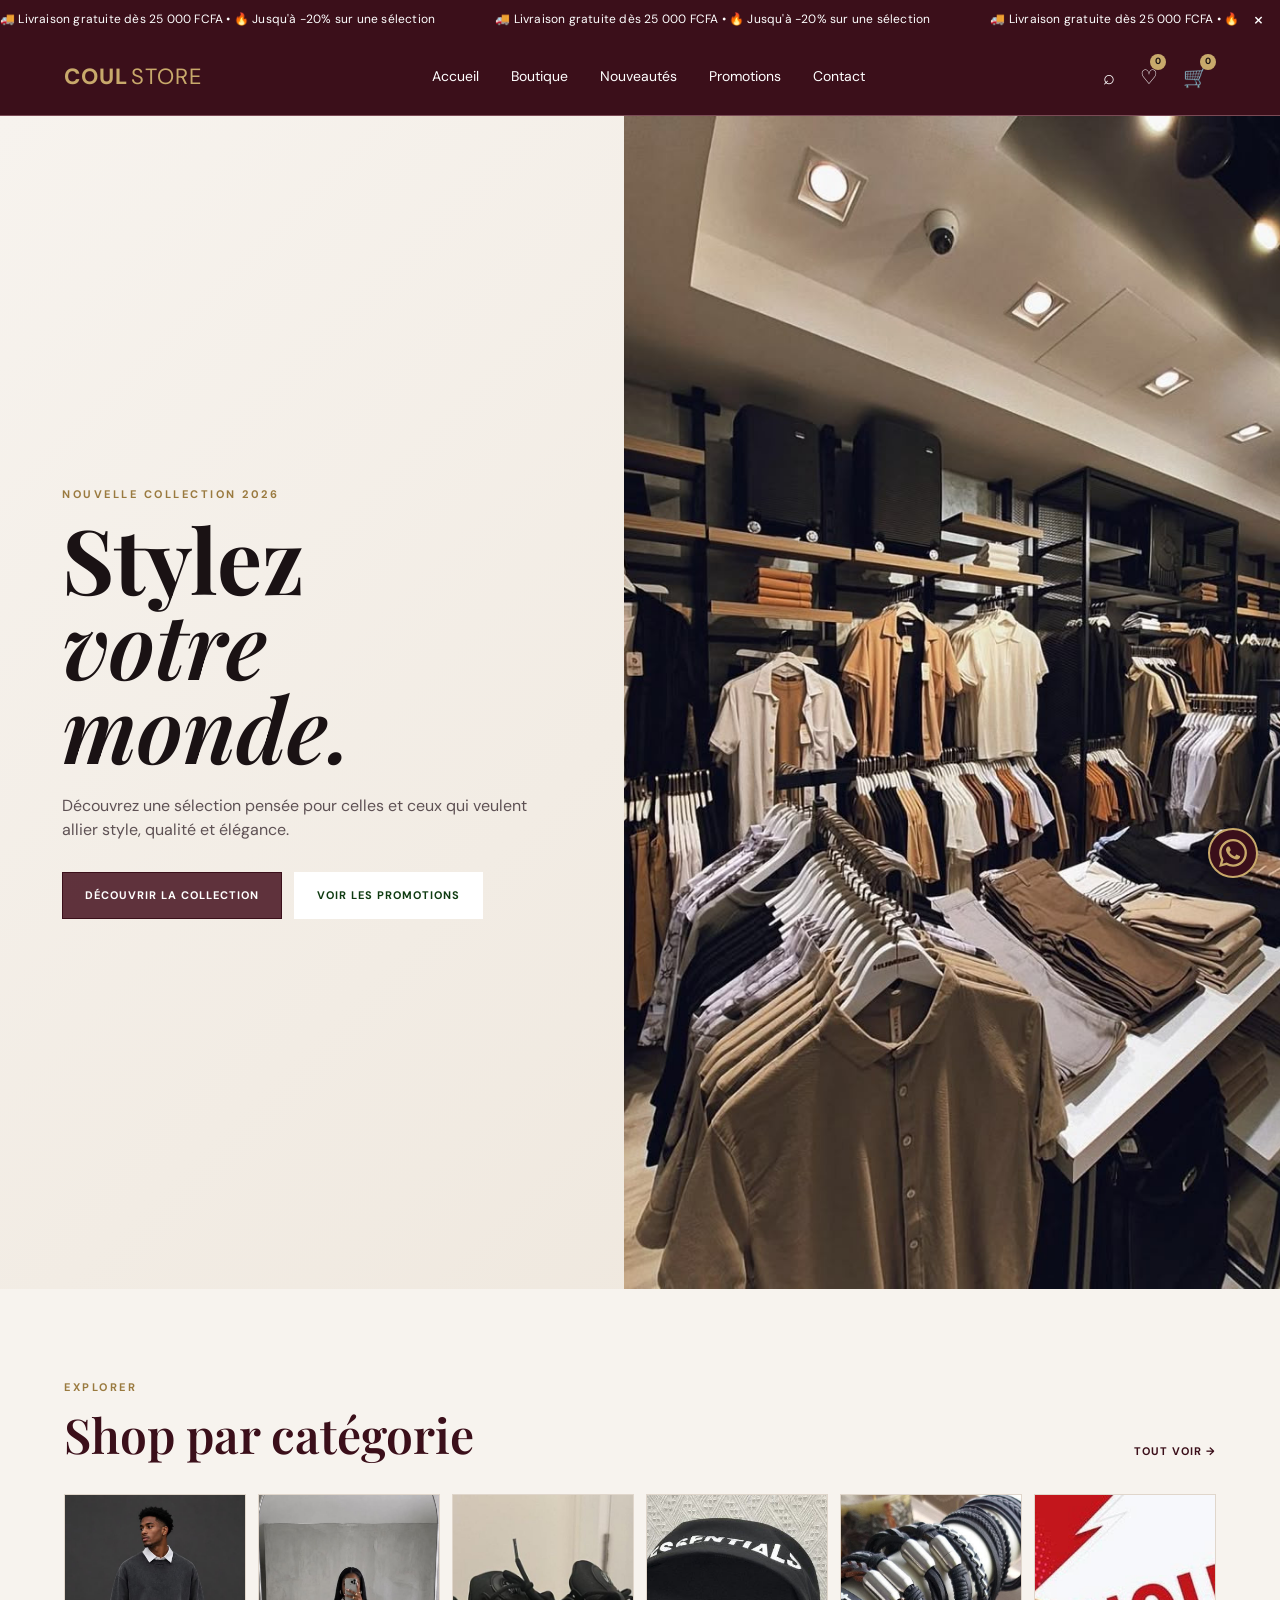
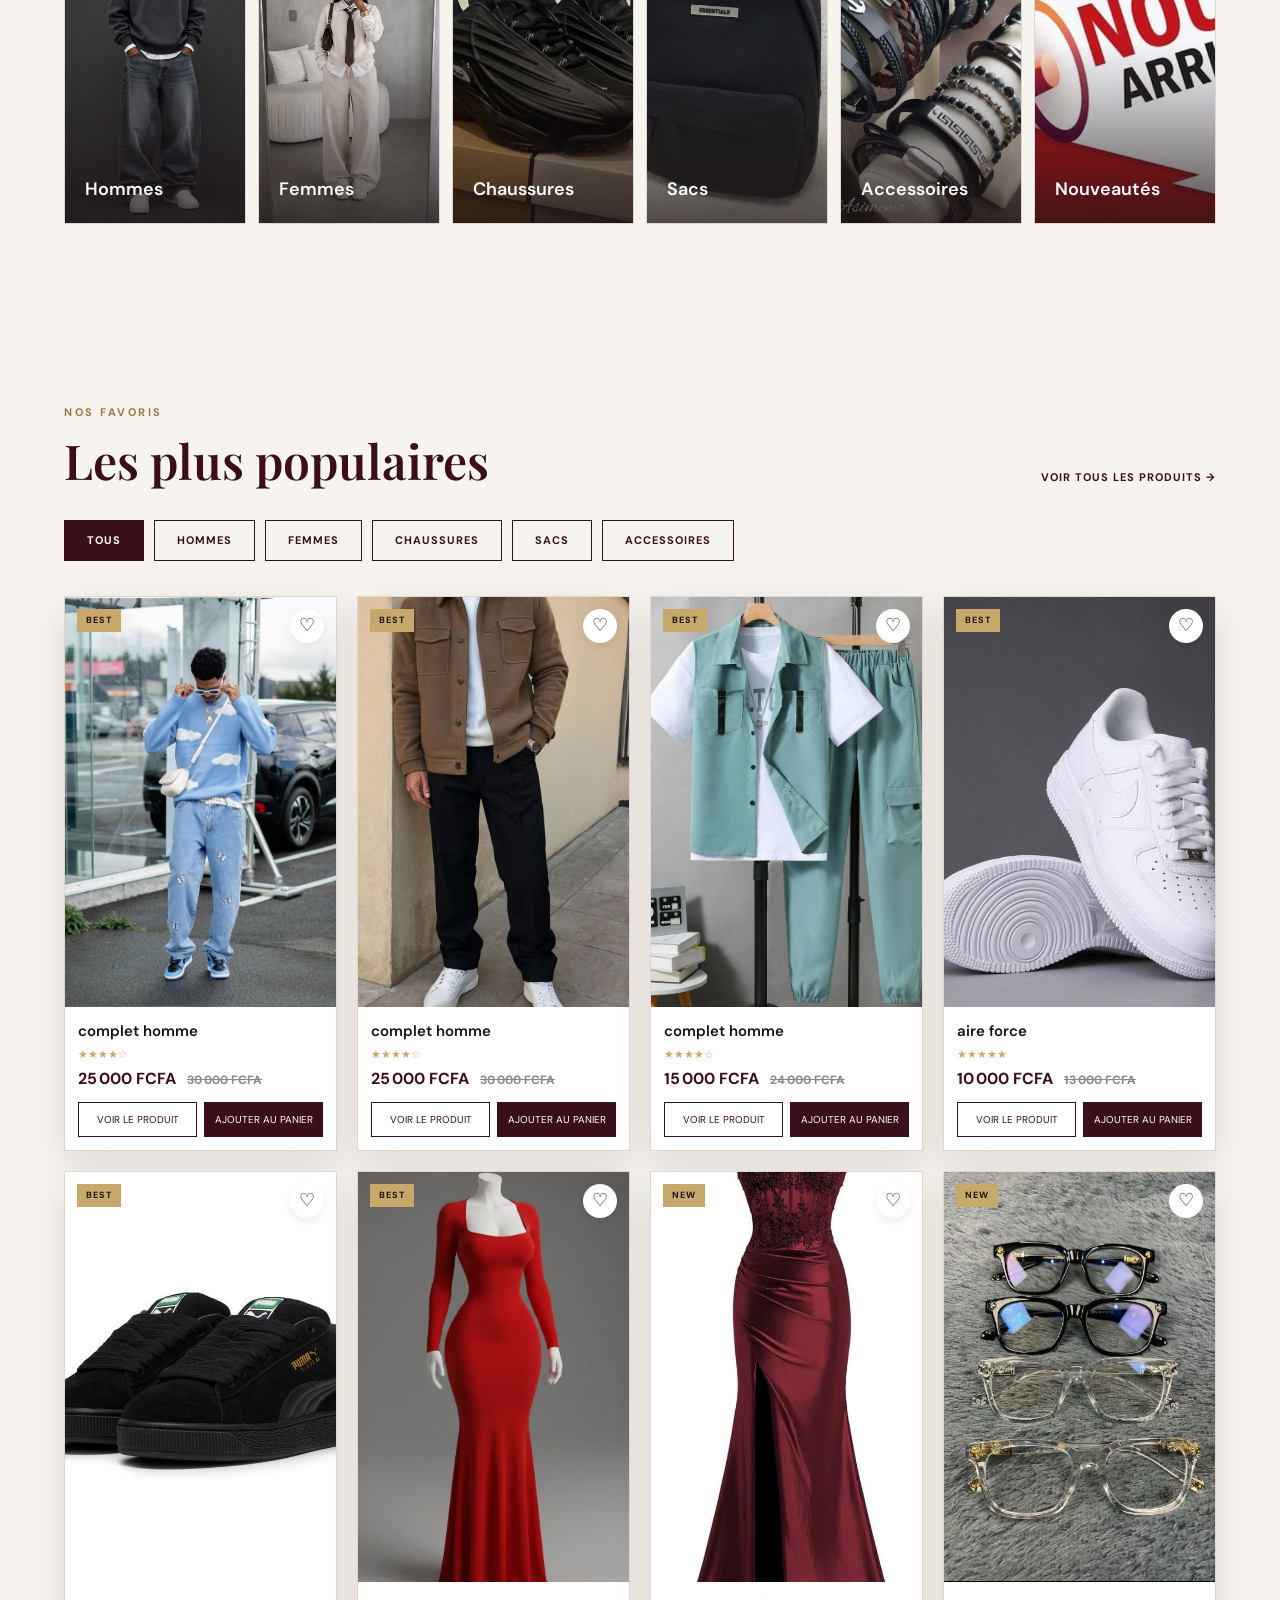
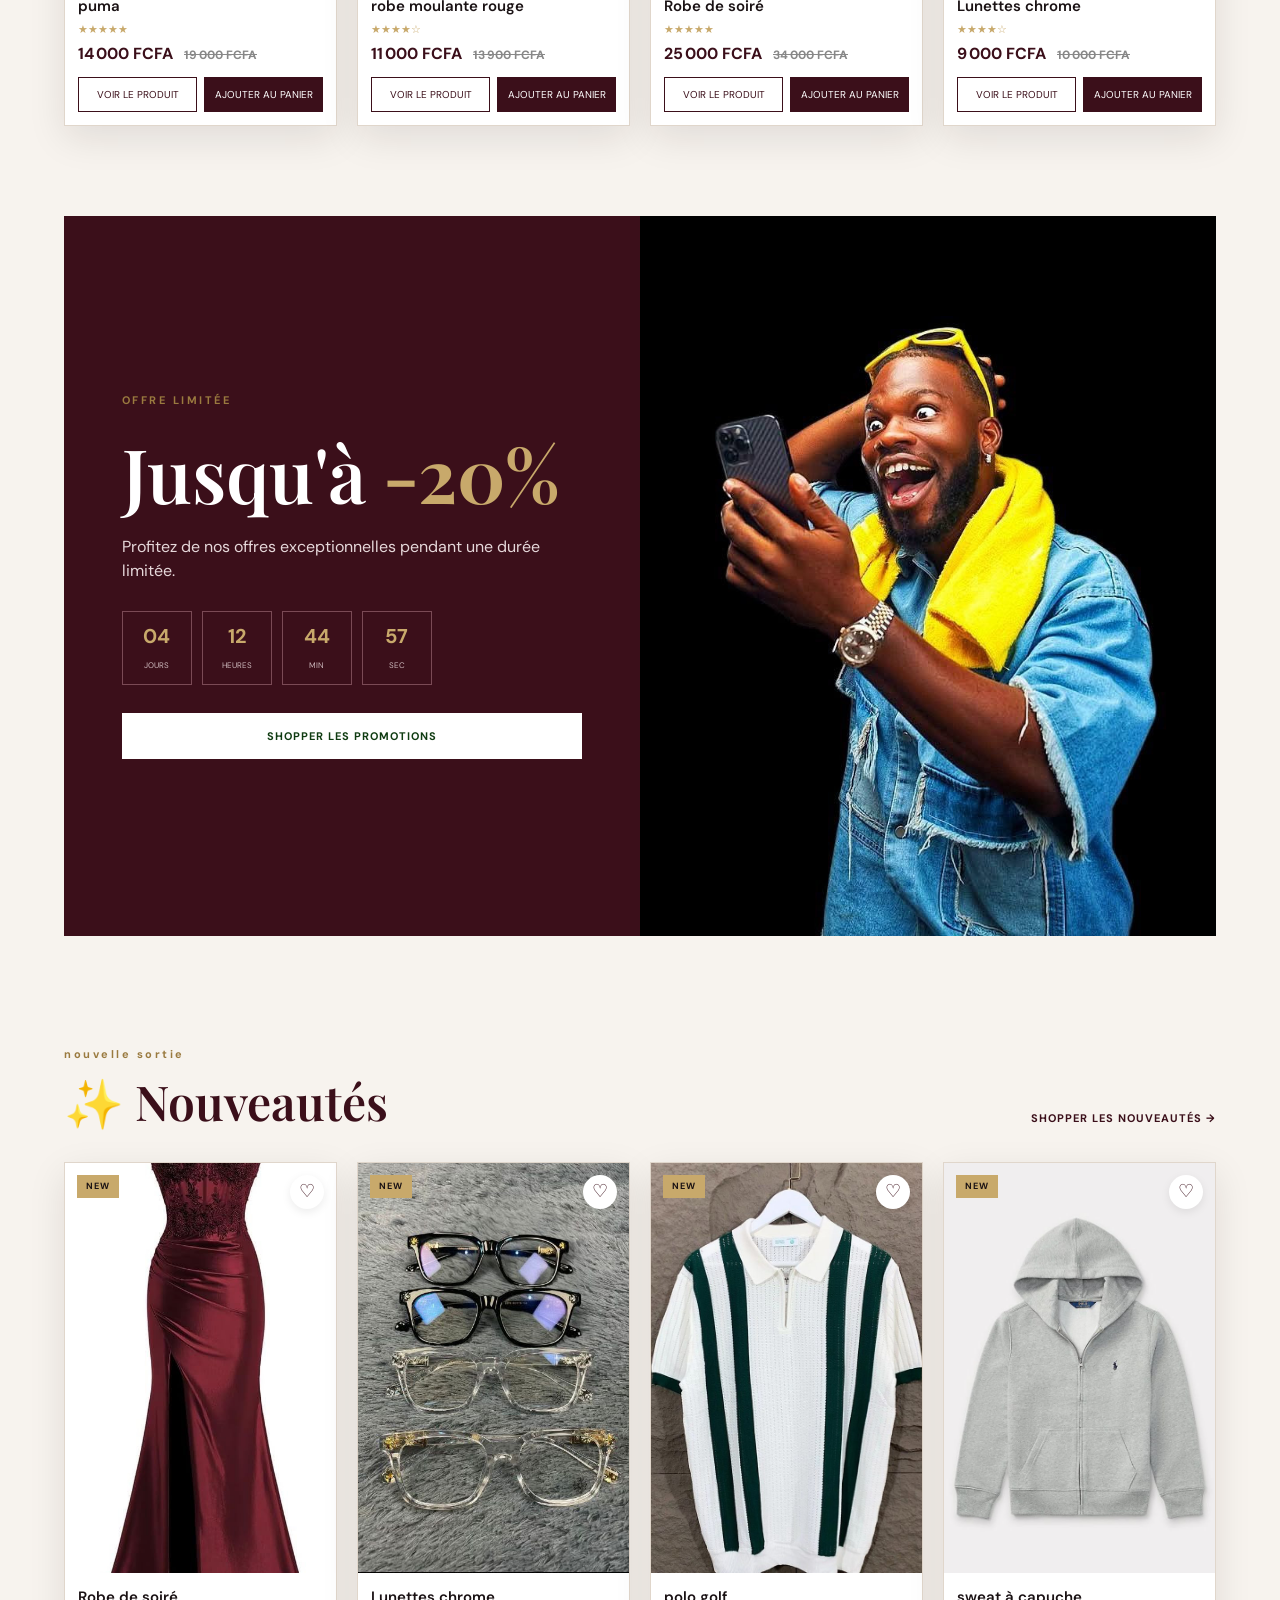
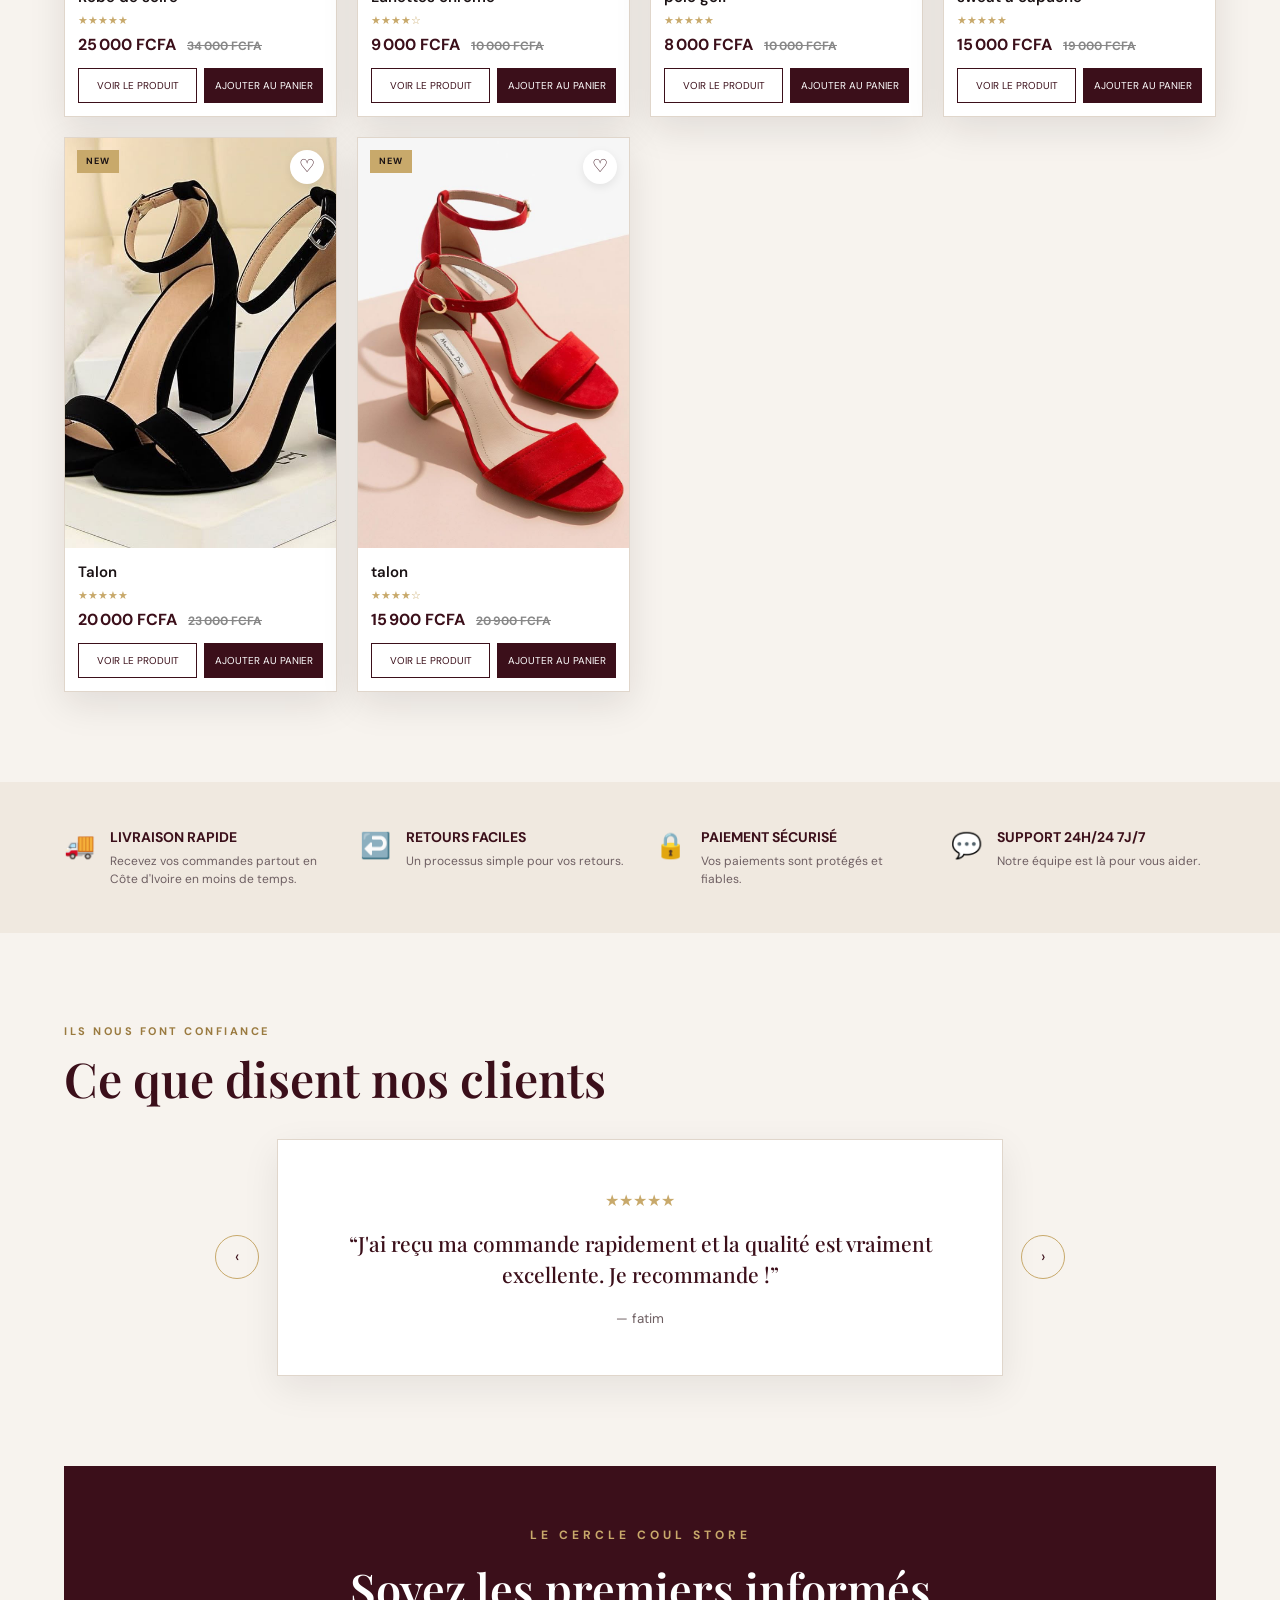
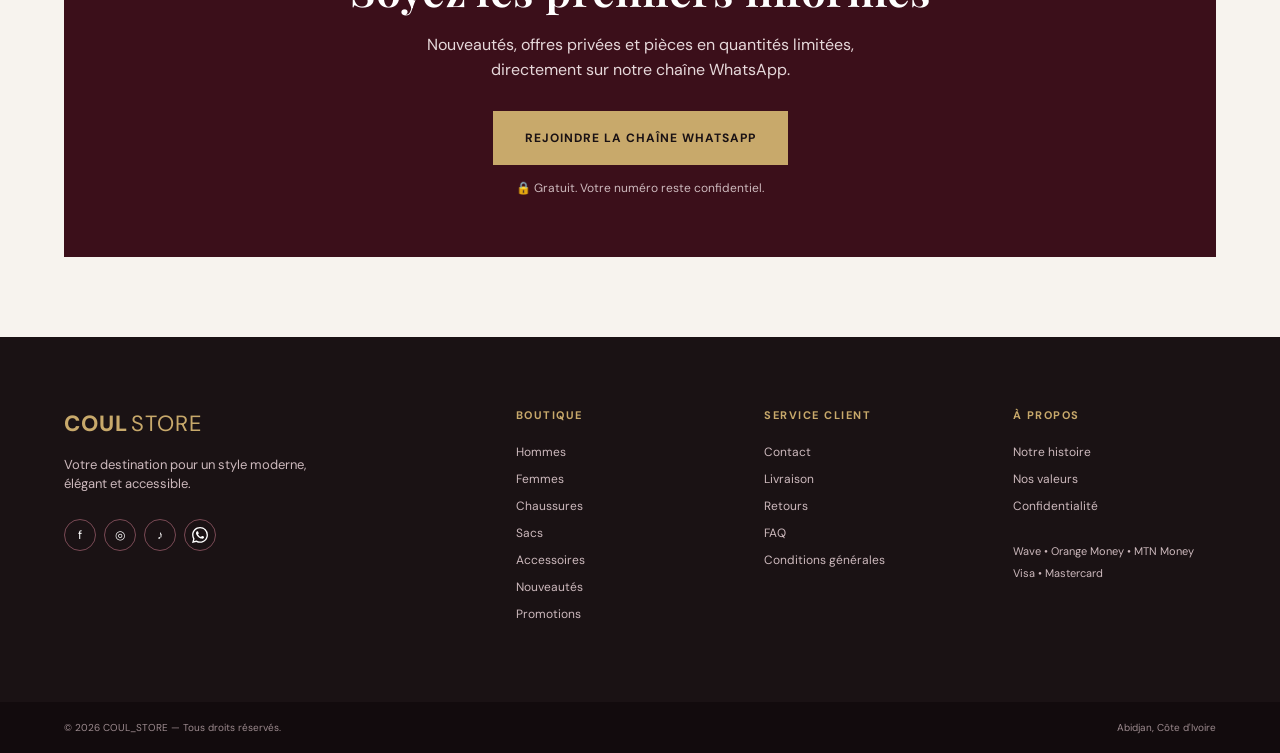
<file: index.html>
<!DOCTYPE html>
<html lang="fr">
<head>
  <meta charset="UTF-8">
  <meta name="viewport" content="width=device-width, initial-scale=1.0">
  <meta name="description" content="COUL_STORE — boutique mode et lifestyle en ligne.">
  <title>COUL_STORE — Mode & Lifestyle</title>

  <link rel="preconnect" href="https://fonts.googleapis.com">
  <link rel="preconnect" href="https://fonts.gstatic.com" crossorigin>
  <link href="https://fonts.googleapis.com/css2?family=DM+Sans:wght@400;500;600;700&family=Playfair+Display:wght@600;700&display=swap" rel="stylesheet">

  <!-- Application (PWA) -->
  <link rel="manifest" href="manifest.json">
  <meta name="theme-color" content="#3B0F1A">
  <link rel="icon" type="image/png" href="icon-192.png">
  <link rel="apple-touch-icon" href="apple-touch-icon.png">
  <meta name="apple-mobile-web-app-capable" content="yes">
  <meta name="mobile-web-app-capable" content="yes">
  <meta name="apple-mobile-web-app-title" content="COUL STORE">
  <meta name="apple-mobile-web-app-status-bar-style" content="black-translucent">

  <link rel="stylesheet" href="style.css">
</head>

<body>


  <!-- BANDEAU DÉFILANT -->
  <div class="announcement" id="announcement">
    <div class="marquee">
      <div class="marquee-track">
        <span>🚚 Livraison gratuite dès 25 000 FCFA • 🔥 Jusqu'à -20% sur une sélection</span>
        <span>🚚 Livraison gratuite dès 25 000 FCFA • 🔥 Jusqu'à -20% sur une sélection</span>
        <span>🚚 Livraison gratuite dès 25 000 FCFA • 🔥 Jusqu'à -20% sur une sélection</span>
        <span>🚚 Livraison gratuite dès 25 000 FCFA • 🔥 Jusqu'à -20% sur une sélection</span>
      </div>
    </div>
    <button id="closeAnnouncement" aria-label="Fermer">×</button>
  </div>

  <header class="header">

    <a class="logo" href="#accueil">COUL<span>STORE</span></a>

    <nav class="desktop-nav">
      <a href="#accueil">Accueil</a>
      <a href="#boutique">Boutique</a>
      <a href="#nouveautes">Nouveautés</a>
      <a href="#promotions">Promotions</a>
      <a href="#contact">Contact</a>
    </nav>

    <div class="header-actions">
      <button class="icon-btn search-toggle" aria-label="Recherche">⌕</button>
      <button class="icon-btn" id="wishlistBtn" aria-label="Favoris">♡<b id="wishlistCount">0</b></button>
      <button class="icon-btn" id="cartBtn" aria-label="Panier">🛒<b id="cartCount">0</b></button>
      <button class="menu-btn" id="menuBtn" aria-label="Menu">☰</button>
    </div>

  </header>


  <div class="search-panel" id="searchPanel">
    <div class="search-inner">
      <input id="searchInput" type="search" placeholder="Rechercher un produit...">
      <button id="clearSearch">×</button>
    </div>
    <div id="searchResults" class="search-results"></div>
  </div>


  <div class="mobile-menu" id="mobileMenu">
    <a href="#accueil">Accueil</a>
    <a href="#boutique">Boutique</a>
    <a href="#nouveautes">Nouveautés</a>
    <a href="#promotions">Promotions</a>
    <a href="#contact">Contact</a>
    <button class="install-btn" hidden>📲 Installer l'application</button>
  </div>


  <main>

    <!-- HERO -->
    <section class="hero" id="accueil">

      <div class="hero-content">

        <p class="eyebrow">NOUVELLE COLLECTION 2026</p>

        <h1>Stylez<br><em>votre monde.</em></h1>

        <p>
          Découvrez une sélection pensée pour celles et ceux qui veulent
          allier style, qualité et élégance.
        </p>

        <div class="hero-buttons">
          <a href="#boutique" class="btn btn-dark">Découvrir la collection</a>
          <a href="#promotions" class="btn btn-light">Voir les promotions</a>
        </div>

      </div>

      <div class="hero-image">
        <img
          src="images/vitrine.jpg"
          alt="Collection mode"
        >
      </div>

    </section>


    <!-- CATEGORIES : chaque carte filtre les produits (data-cat) -->
    <section class="section" id="boutique">

      <div class="section-heading">
        <div>
          <p class="eyebrow">EXPLORER</p>
          <h2>Shop par catégorie</h2>
        </div>

        <a href="#produits" class="text-link" data-cat="Tous">Tout voir →</a>
      </div>

      <div class="category-grid">

        <a class="category-card" href="#produits" data-cat="Hommes">
          <img src="images/homme (1).jpg" alt="Hommes">
          <span>Hommes</span>
        </a>

        <a class="category-card" href="#produits" data-cat="Femmes">
          <img src="images/femme.jpg" alt="Femmes">
          <span>Femmes</span>
        </a>

        <a class="category-card" href="#produits" data-cat="Chaussures">
          <img src="images/nocta chossure.jpg" alt="Chaussures">
          <span>Chaussures</span>
        </a>

        <a class="category-card" href="#produits" data-cat="Sacs">
          <img src="images/essential.jpg" alt="Sacs">
          <span>Sacs</span>
        </a>

        <a class="category-card" href="#produits" data-cat="Accessoires">
          <img src="images/accesoires.jpg" alt="Accessoires">
          <span>Accessoires</span>
        </a>

        <a class="category-card" href="#nouveautes">
          <img src="images/arrivage.jpg" alt="Nouveautés">
          <span>Nouveautés</span>
        </a>

      </div>

    </section>


    <!-- PRODUITS -->
    <section class="section products-section" id="produits">

      <div class="section-heading">
        <div>
          <p class="eyebrow" id="productsEyebrow">NOS FAVORIS</p>
          <h2 id="productsTitle">Les plus populaires</h2>
        </div>

        <button class="text-link" id="viewAll">Voir tous les produits →</button>
      </div>

      <div class="filters" id="filters">
        <button class="filter-btn active" data-cat="Tous">Tous</button>
        <button class="filter-btn" data-cat="Hommes">Hommes</button>
        <button class="filter-btn" data-cat="Femmes">Femmes</button>
        <button class="filter-btn" data-cat="Chaussures">Chaussures</button>
        <button class="filter-btn" data-cat="Sacs">Sacs</button>
        <button class="filter-btn" data-cat="Accessoires">Accessoires</button>
      </div>

      <div class="product-grid" id="productGrid"></div>

    </section>


    <!-- PROMOTION -->
    <section class="promo" id="promotions">

      <div>

        <p class="eyebrow">OFFRE LIMITÉE</p>

        <h2>Jusqu'à <strong>-20%</strong></h2>

        <p>Profitez de nos offres exceptionnelles pendant une durée limitée.</p>

        <div class="countdown">
          <div><b id="days">00</b><small>JOURS</small></div>
          <div><b id="hours">00</b><small>HEURES</small></div>
          <div><b id="minutes">00</b><small>MIN</small></div>
          <div><b id="seconds">00</b><small>SEC</small></div>
        </div>

        <a href="#produits" class="btn btn-light">Shopper les promotions</a>

      </div>

      <img src="images/offre.jpg" alt="Promotion mode">

    </section>


    <!-- NOUVEAUTES -->
    <section class="section" id="nouveautes">

      <div class="section-heading">
        <div>
          <p class="eyebrow">nouvelle sortie</p>
          <h2>✨ Nouveautés</h2>
        </div>

        <a href="#produits" class="text-link" data-cat="Tous">Shopper les nouveautés →</a>
      </div>

      <div class="product-grid" id="newGrid"></div>

    </section>


    <!-- AVANTAGES -->
    <section class="values">

      <div class="value">
        <span>🚚</span>
        <div>
          <h3>Livraison rapide</h3>
          <p>Recevez vos commandes partout en Côte d'Ivoire en moins de temps.</p>
        </div>
      </div>

      <div class="value">
        <span>↩️</span>
        <div>
          <h3>Retours faciles</h3>
          <p>Un processus simple pour vos retours.</p>
        </div>
      </div>

      <div class="value">
        <span>🔒</span>
        <div>
          <h3>Paiement sécurisé</h3>
          <p>Vos paiements sont protégés et fiables.</p>
        </div>
      </div>

      <div class="value">
        <span>💬</span>
        <div>
          <h3>Support 24H/24 7j/7</h3>
          <p>Notre équipe est là pour vous aider.</p>
        </div>
      </div>

    </section>


    <!-- AVIS -->
    <section class="reviews section">

      <div class="section-heading">
        <div>
          <p class="eyebrow">ILS NOUS FONT CONFIANCE</p>
          <h2>Ce que disent nos clients</h2>
        </div>
      </div>

      <div class="review-wrap">
        <button class="slider-btn" id="prevReview">‹</button>
        <div class="review-card" id="reviewCard"></div>
        <button class="slider-btn" id="nextReview">›</button>
      </div>

    </section>


    <!-- CHAÎNE WHATSAPP -->
    <section class="cercle">

      <p class="cercle-petit">LE CERCLE COUL STORE</p>

      <h2>Soyez les premiers informés</h2>

      <p class="cercle-texte">
        Nouveautés, offres privées et pièces en quantités limitées,
        directement sur notre chaîne WhatsApp.
      </p>

      <a class="cercle-bouton"
         href="https://whatsapp.com/channel/0029VbEPAIL0wajoQTa06O0e"
         target="_blank" rel="noopener">
        REJOINDRE LA CHAÎNE WHATSAPP
      </a>

      <p class="cercle-note">🔒 Gratuit. Votre numéro reste confidentiel.</p>

    </section>

  </main>


  <!-- FOOTER -->
  <footer id="contact">

    <div class="footer-top">

      <div class="footer-brand">

        <a class="logo" href="#accueil">COUL<span>STORE</span></a>

        <p>Votre destination pour un style moderne, élégant et accessible.</p>

        <div class="socials">
          <a href="#">f</a>
          <a href="#">◎</a>
          <a href="#">♪</a>
          <a href="https://wa.me/2250584151920" target="_blank" aria-label="WhatsApp"><svg class="wa-icon" viewBox="0 0 24 24" width="16" height="16" fill="currentColor" aria-hidden="true"><path d="M17.472 14.382c-.297-.149-1.758-.867-2.03-.967-.273-.099-.471-.148-.67.15-.197.297-.767.966-.94 1.164-.173.199-.347.223-.644.075-.297-.15-1.255-.463-2.39-1.475-.883-.788-1.48-1.761-1.653-2.059-.173-.297-.018-.458.13-.606.134-.133.298-.347.446-.52.149-.174.198-.298.298-.497.099-.198.05-.371-.025-.52-.075-.149-.669-1.612-.916-2.207-.242-.579-.487-.5-.669-.51-.173-.008-.371-.01-.57-.01-.198 0-.52.074-.792.372-.272.297-1.04 1.016-1.04 2.479 0 1.462 1.065 2.875 1.213 3.074.149.198 2.096 3.2 5.077 4.487.709.306 1.262.489 1.694.625.712.227 1.36.195 1.871.118.571-.085 1.758-.719 2.006-1.413.248-.694.248-1.289.173-1.413-.074-.124-.272-.198-.57-.347m-5.421 7.403h-.004a9.87 9.87 0 01-5.031-1.378l-.361-.214-3.741.982.998-3.648-.235-.374a9.86 9.86 0 01-1.51-5.26c.001-5.45 4.436-9.884 9.888-9.884 2.64 0 5.122 1.03 6.988 2.898a9.825 9.825 0 012.893 6.994c-.003 5.45-4.437 9.884-9.885 9.884m8.413-18.297A11.815 11.815 0 0012.05 0C5.495 0 .16 5.335.157 11.892c0 2.096.547 4.142 1.588 5.945L.057 24l6.305-1.654a11.882 11.882 0 005.683 1.448h.005c6.554 0 11.89-5.335 11.893-11.893a11.821 11.821 0 00-3.48-8.413Z"/></svg></a>
        </div>

        <button class="install-btn" hidden>📲 Installer l'application</button>

      </div>


      <div>
        <h4>BOUTIQUE</h4>
        <a href="#produits" data-cat="Hommes">Hommes</a>
        <a href="#produits" data-cat="Femmes">Femmes</a>
        <a href="#produits" data-cat="Chaussures">Chaussures</a>
        <a href="#produits" data-cat="Sacs">Sacs</a>
        <a href="#produits" data-cat="Accessoires">Accessoires</a>
        <a href="#nouveautes">Nouveautés</a>
        <a href="#promotions">Promotions</a>
      </div>


      <div>
        <h4>SERVICE CLIENT</h4>
        <a href="#contact">Contact</a>
        <a href="#">Livraison</a>
        <a href="#">Retours</a>
        <a href="#">FAQ</a>
        <a href="#">Conditions générales</a>
      </div>


      <div>
        <h4>À PROPOS</h4>
        <a href="#">Notre histoire</a>
        <a href="#">Nos valeurs</a>
        <a href="#">Confidentialité</a>

        <p class="payment">
          Wave • Orange Money • MTN Money<br>
          Visa • Mastercard
        </p>
      </div>

    </div>


    <div class="footer-bottom">
      <span>©️ 2026 COUL_STORE — Tous droits réservés.</span>
      <span>Abidjan, Côte d'Ivoire</span>
    </div>

  </footer>


  <!-- PANIER -->
  <div class="overlay" id="overlay"></div>

  <aside class="cart-drawer" id="cartDrawer">

    <div class="drawer-head">
      <h2>Votre panier</h2>
      <button id="closeCart">×</button>
    </div>

    <div id="cartItems"></div>

    <div class="cart-footer">
      <div>
        <span>Sous-total</span>
        <strong id="cartTotal">0 FCFA</strong>
      </div>

      <button class="btn btn-dark checkout" id="checkoutBtn">Passer la commande</button>
    </div>

  </aside>


  <!-- MODAL PRODUIT (plein écran) -->
  <div class="modal" id="productModal">
    <div class="modal-box">
      <button class="modal-close" id="closeModal">×</button>
      <div id="modalContent"></div>
    </div>
  </div>


  <!-- WHATSAPP -->
  <a
    class="whatsapp"
    href="https://wa.me/2250584151920?text=Bonjour%20COUL%20STORE%2C%20je%20voudrais%20avoir%20des%20informations%20sur%20vos%20produits."
    target="_blank"
    aria-label="WhatsApp"
  ><svg class="wa-icon" viewBox="0 0 24 24" width="28" height="28" fill="currentColor" aria-hidden="true"><path d="M17.472 14.382c-.297-.149-1.758-.867-2.03-.967-.273-.099-.471-.148-.67.15-.197.297-.767.966-.94 1.164-.173.199-.347.223-.644.075-.297-.15-1.255-.463-2.39-1.475-.883-.788-1.48-1.761-1.653-2.059-.173-.297-.018-.458.13-.606.134-.133.298-.347.446-.52.149-.174.198-.298.298-.497.099-.198.05-.371-.025-.52-.075-.149-.669-1.612-.916-2.207-.242-.579-.487-.5-.669-.51-.173-.008-.371-.01-.57-.01-.198 0-.52.074-.792.372-.272.297-1.04 1.016-1.04 2.479 0 1.462 1.065 2.875 1.213 3.074.149.198 2.096 3.2 5.077 4.487.709.306 1.262.489 1.694.625.712.227 1.36.195 1.871.118.571-.085 1.758-.719 2.006-1.413.248-.694.248-1.289.173-1.413-.074-.124-.272-.198-.57-.347m-5.421 7.403h-.004a9.87 9.87 0 01-5.031-1.378l-.361-.214-3.741.982.998-3.648-.235-.374a9.86 9.86 0 01-1.51-5.26c.001-5.45 4.436-9.884 9.888-9.884 2.64 0 5.122 1.03 6.988 2.898a9.825 9.825 0 012.893 6.994c-.003 5.45-4.437 9.884-9.885 9.884m8.413-18.297A11.815 11.815 0 0012.05 0C5.495 0 .16 5.335.157 11.892c0 2.096.547 4.142 1.588 5.945L.057 24l6.305-1.654a11.882 11.882 0 005.683 1.448h.005c6.554 0 11.89-5.335 11.893-11.893a11.821 11.821 0 00-3.48-8.413Z"/></svg></a>


  <div class="toast" id="toast"></div>


  <script src="app.js"></script>

</body>
</html>
</file>
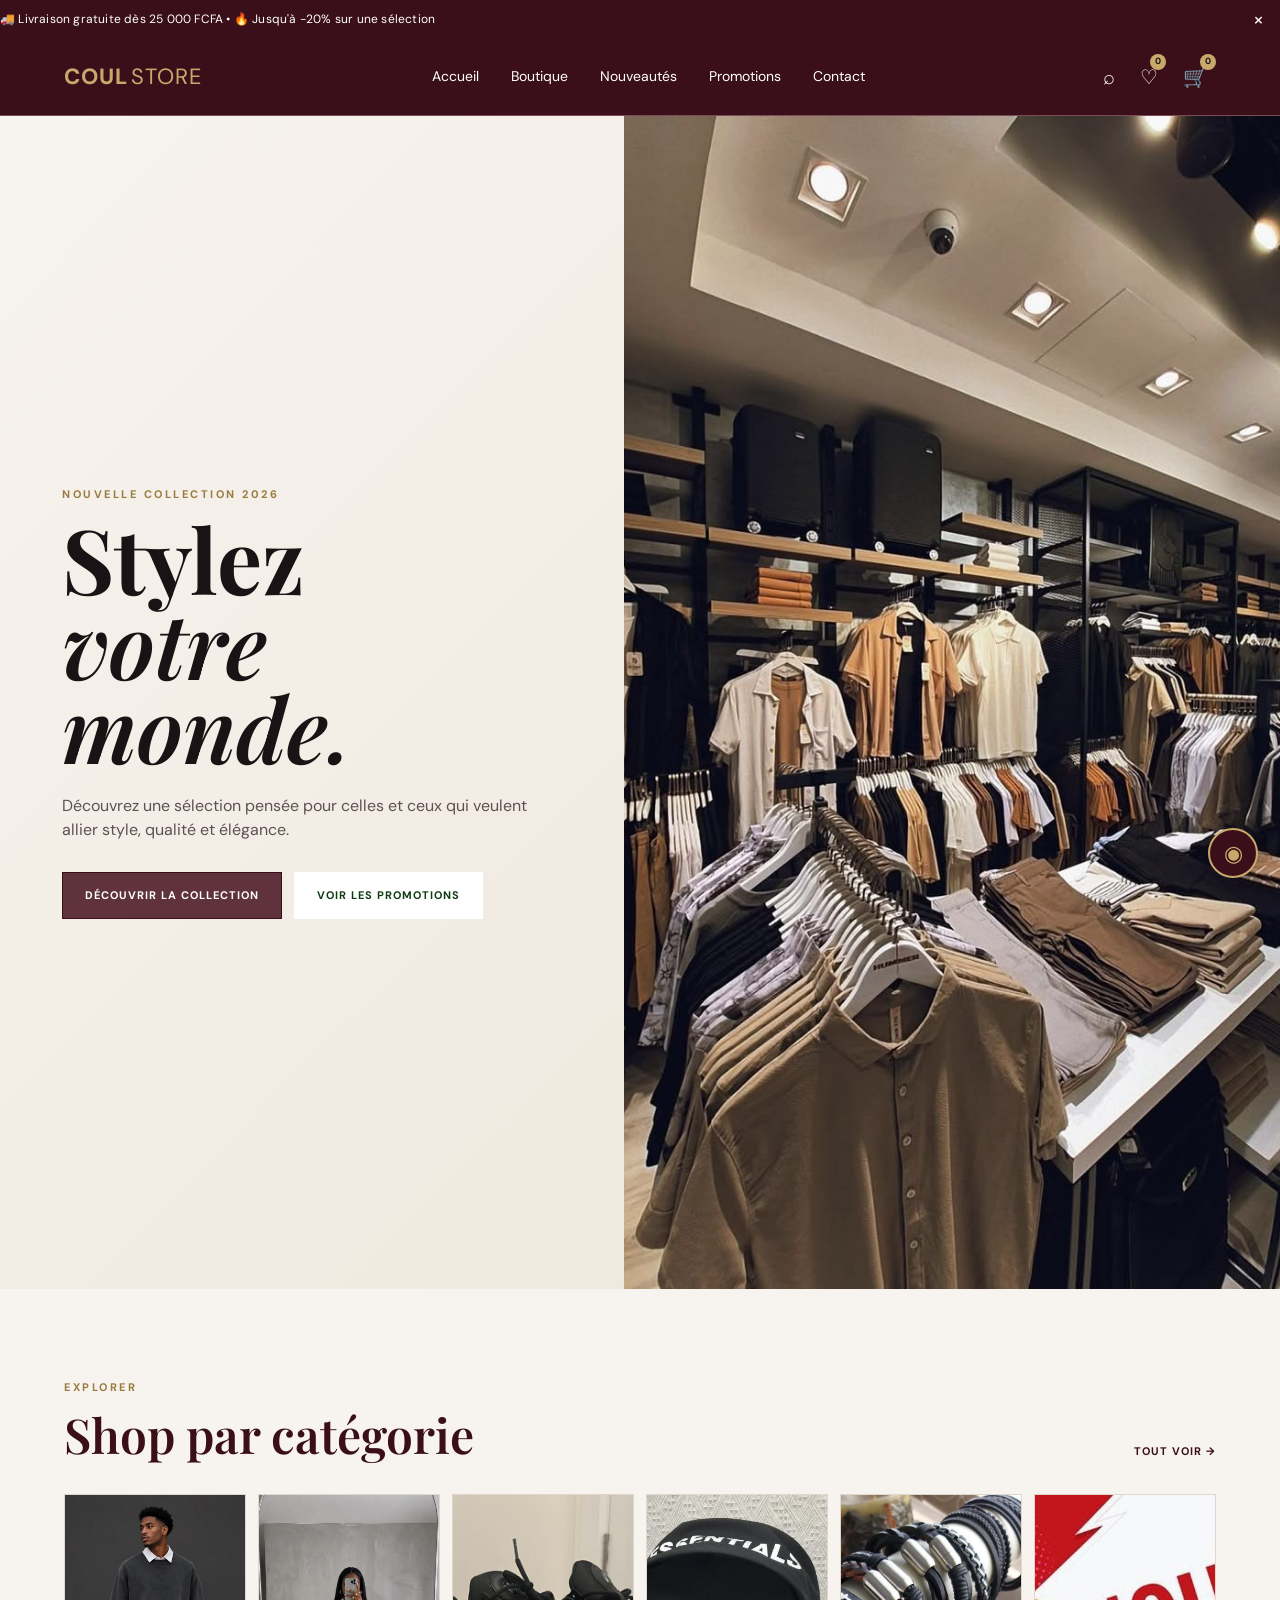
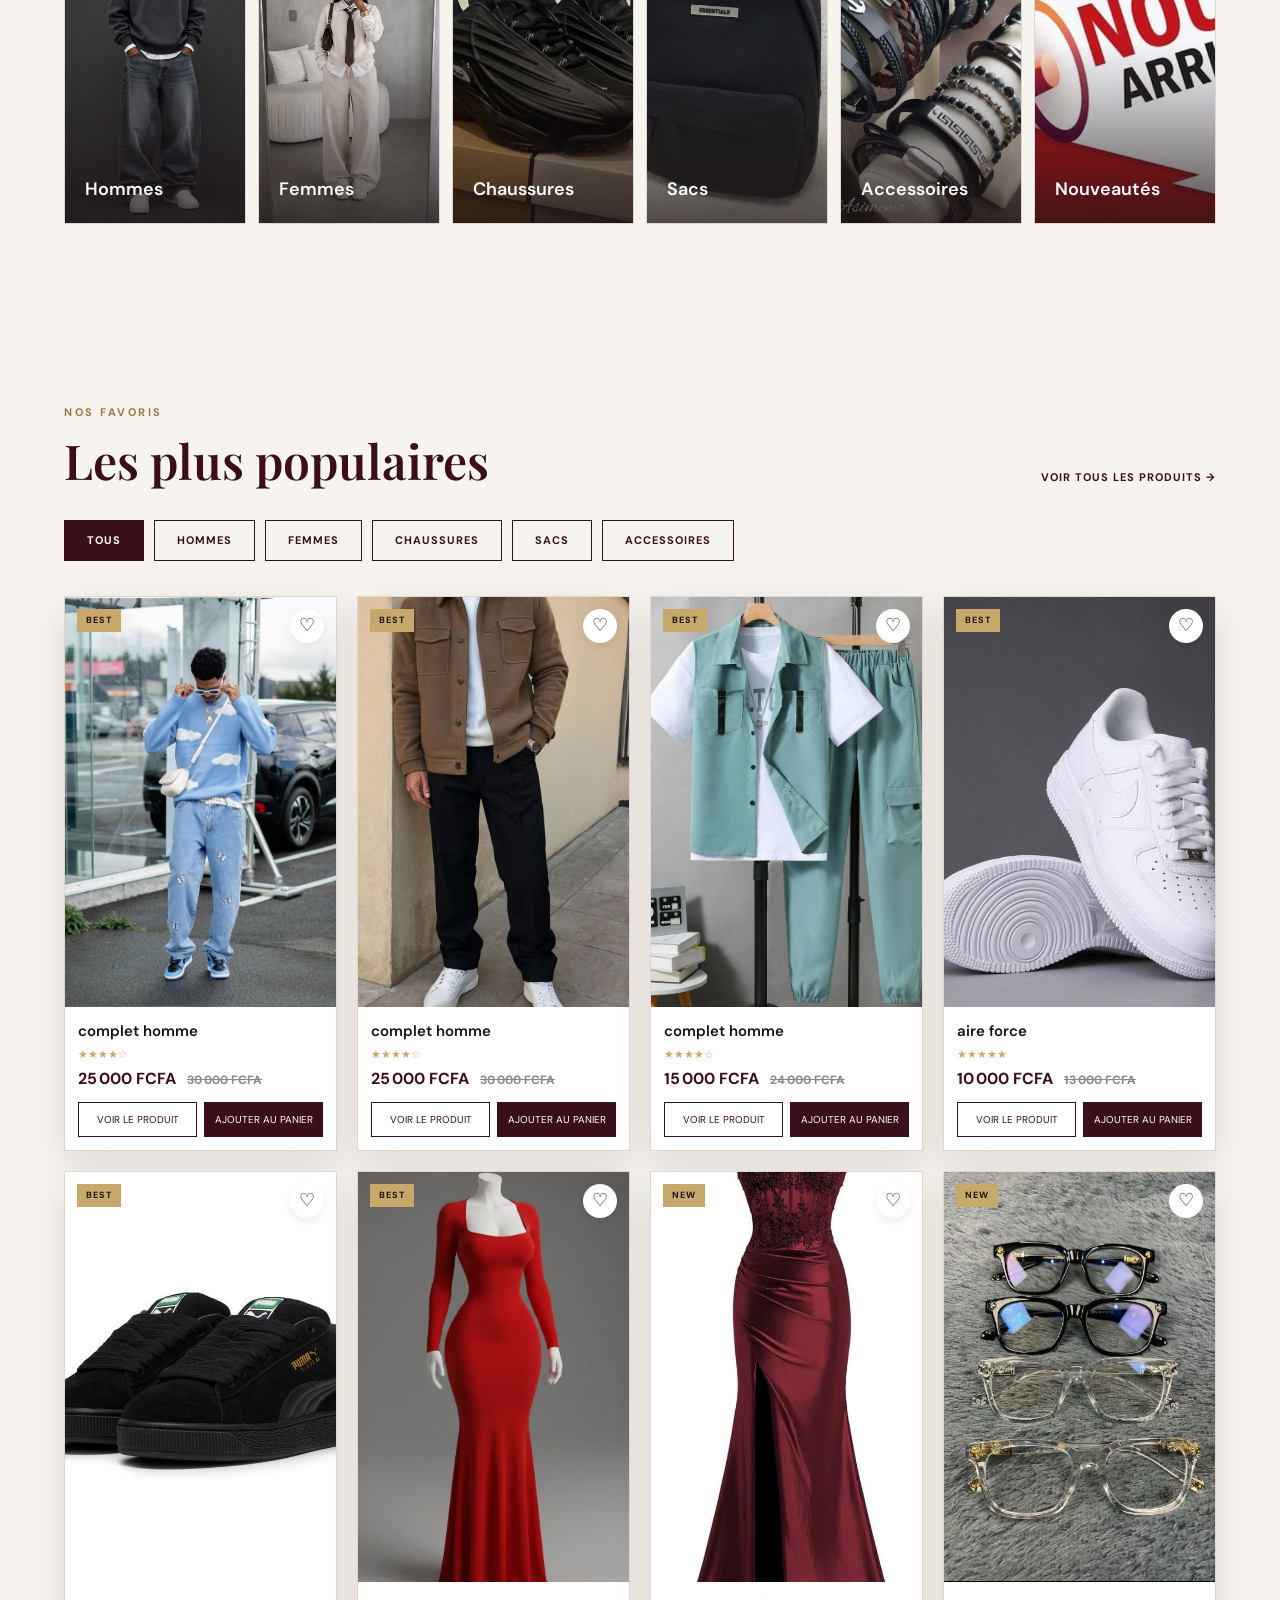
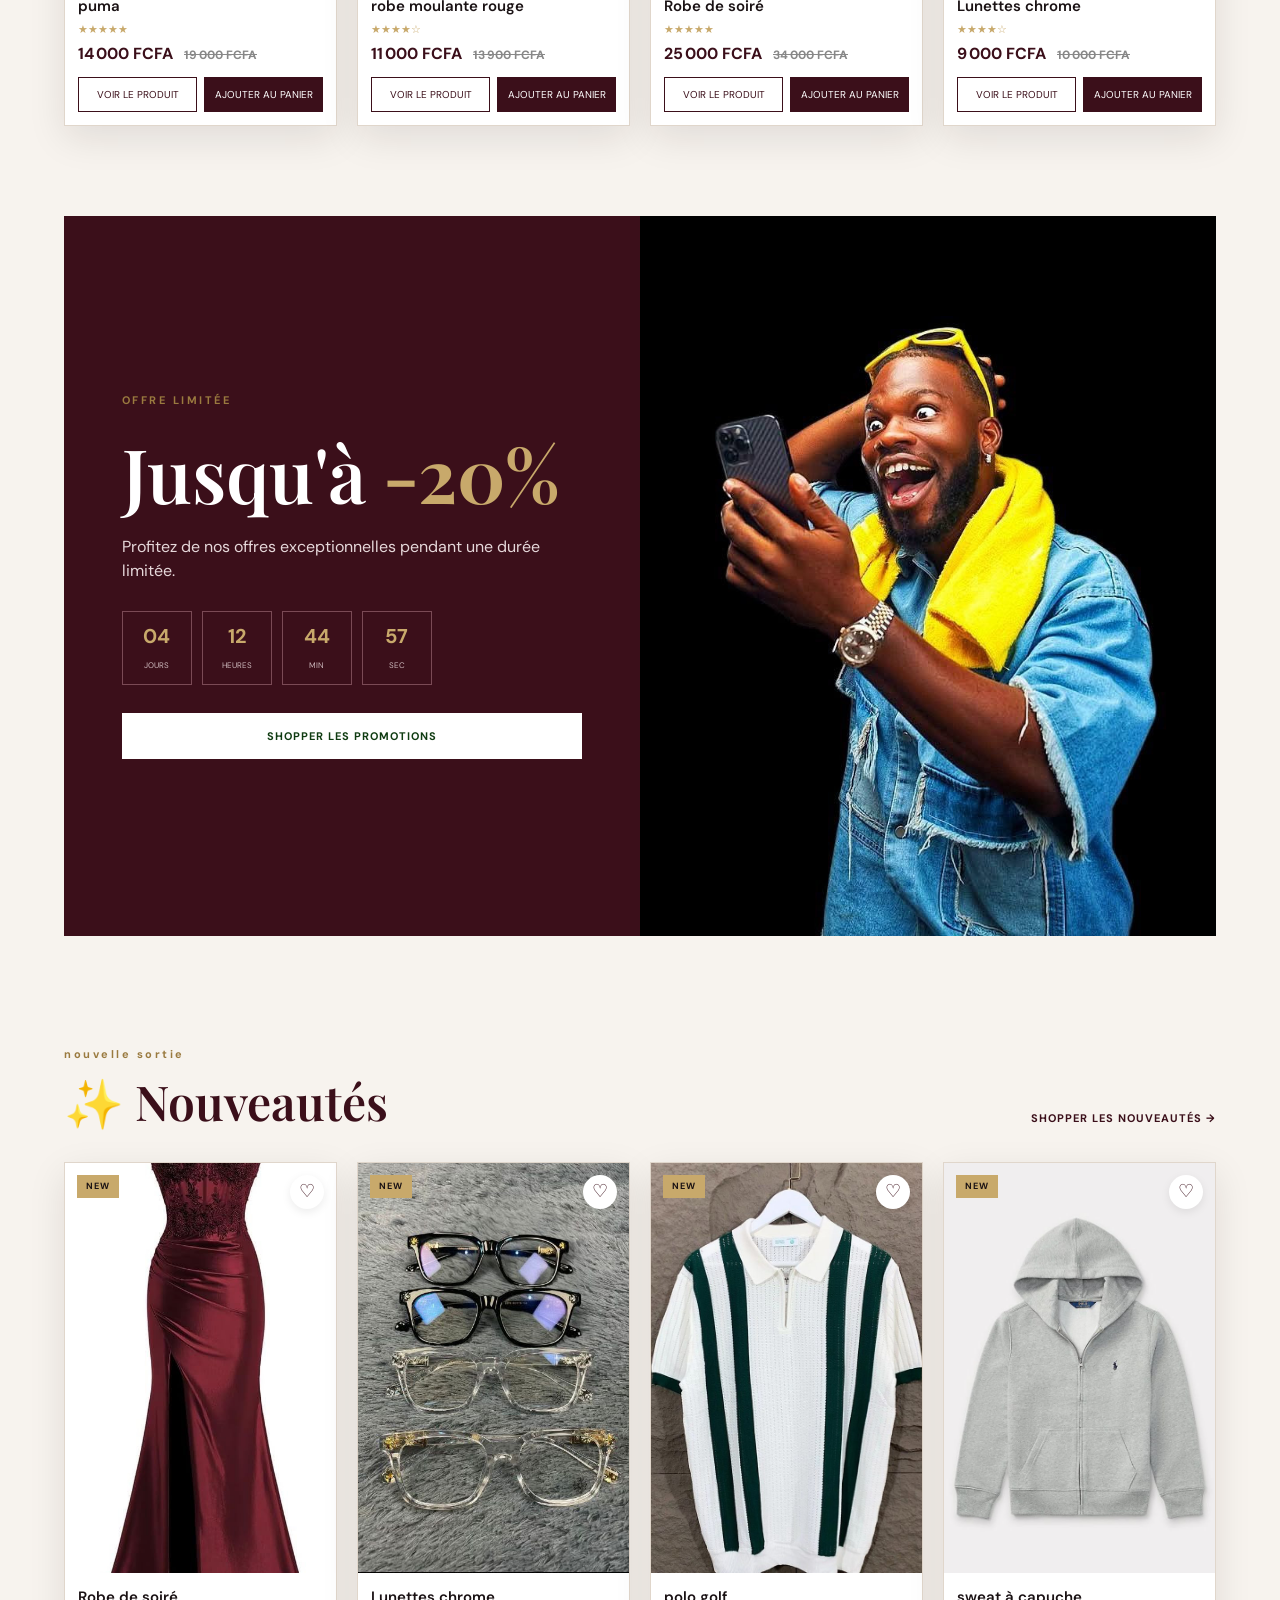
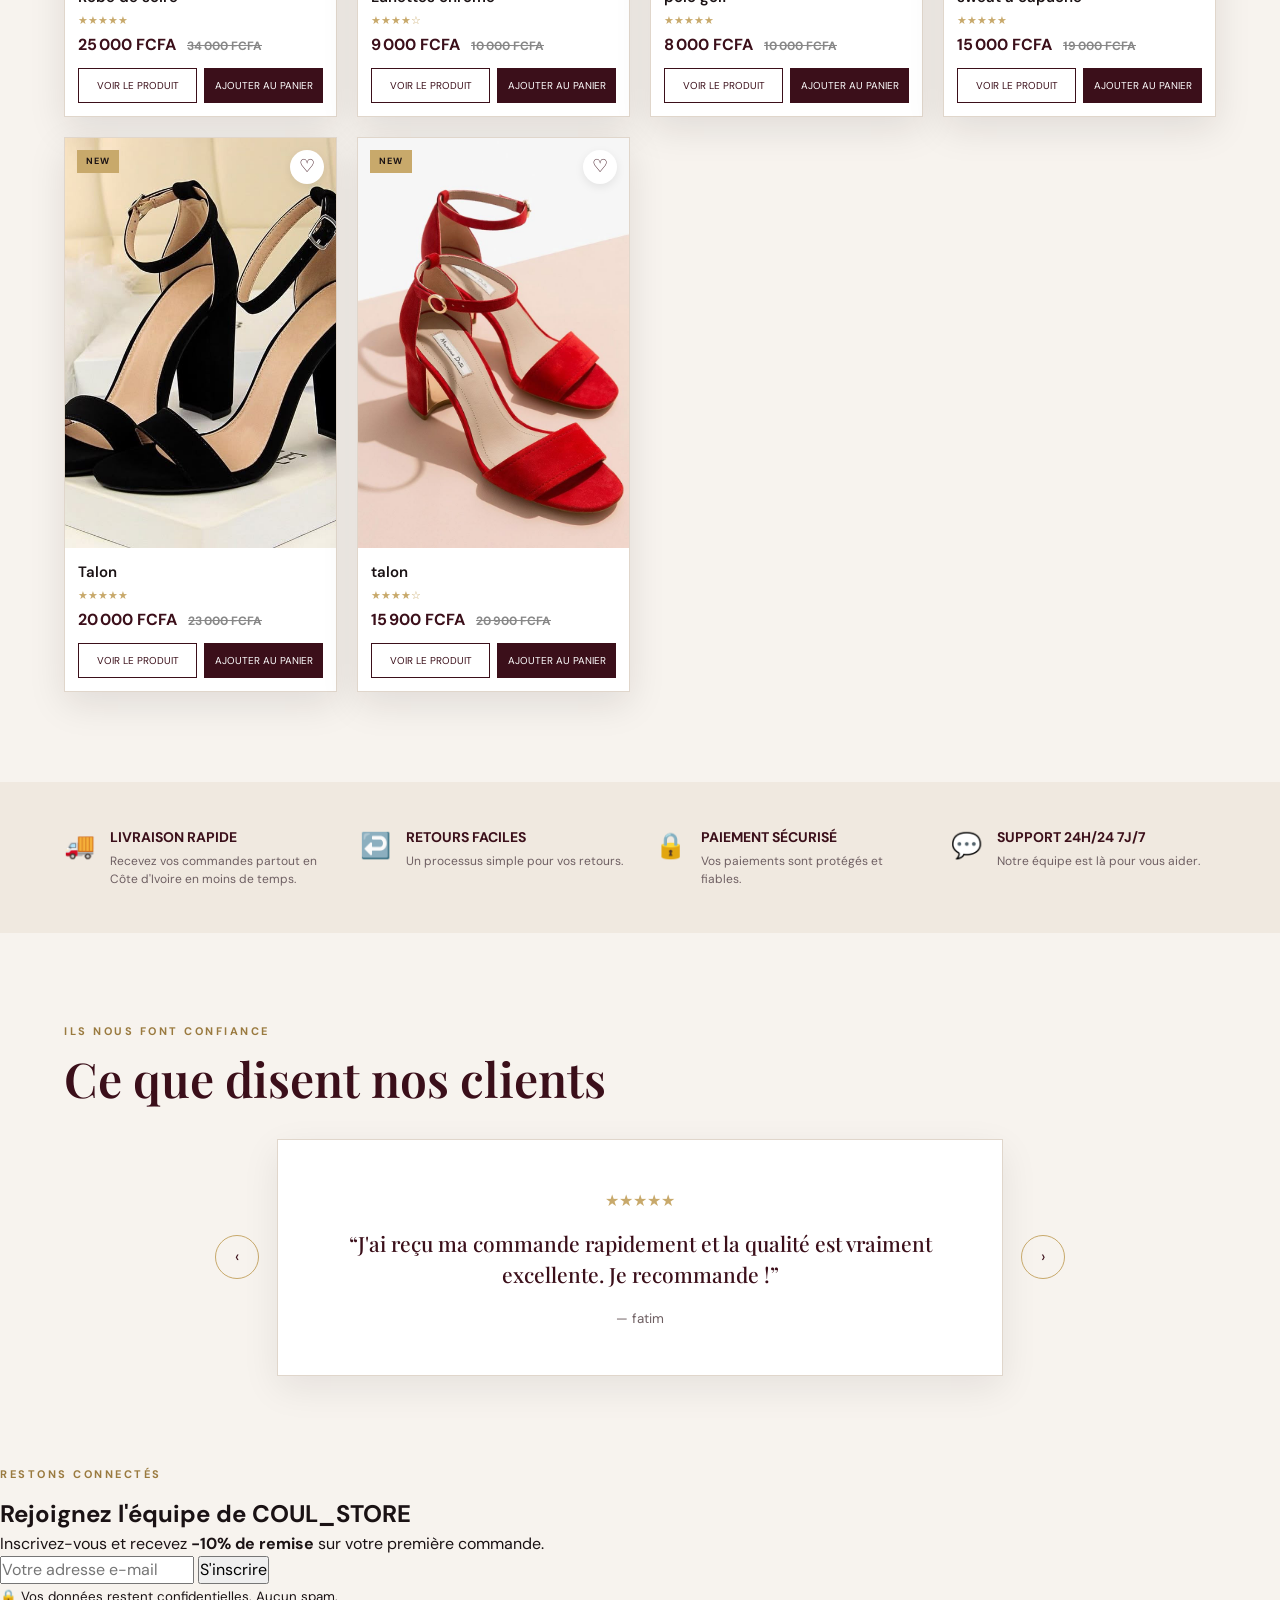
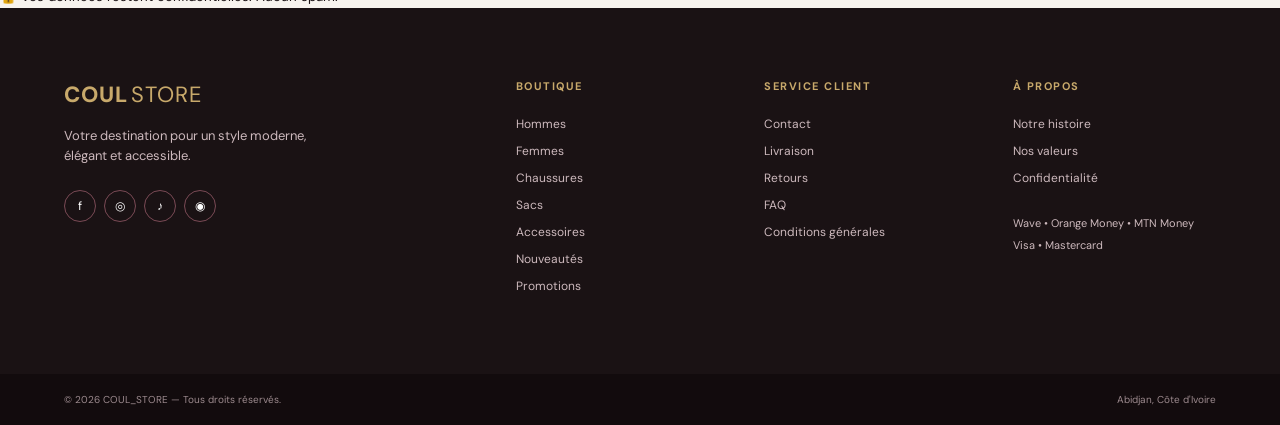
<file: index.html store.html>
<!DOCTYPE html>
<html lang="fr">
<head>
  <meta charset="UTF-8">
  <meta name="viewport" content="width=device-width, initial-scale=1.0">
  <meta name="description" content="COUL_STORE — boutique mode et lifestyle en ligne.">
  <title>COUL_STORE — Mode & Lifestyle</title>

  <link rel="preconnect" href="https://fonts.googleapis.com">
  <link rel="preconnect" href="https://fonts.gstatic.com" crossorigin>
  <link href="https://fonts.googleapis.com/css2?family=DM+Sans:wght@400;500;600;700&family=Playfair+Display:wght@600;700&display=swap" rel="stylesheet">

  <link rel="stylesheet" href="style.css">
</head>

<body>

  <div class="announcement" id="announcement">
    <span>🚚 Livraison gratuite dès 25 000 FCFA • 🔥 Jusqu'à -20% sur une sélection</span>
    <button id="closeAnnouncement" aria-label="Fermer">×</button>
  </div>

  <header class="header">

    <a class="logo" href="#accueil">COUL<span>STORE</span></a>

    <nav class="desktop-nav">
      <a href="#accueil">Accueil</a>
      <a href="#boutique">Boutique</a>
      <a href="#nouveautes">Nouveautés</a>
      <a href="#promotions">Promotions</a>
      <a href="#contact">Contact</a>
    </nav>

    <div class="header-actions">
      <button class="icon-btn search-toggle" aria-label="Recherche">⌕</button>
      <button class="icon-btn" id="wishlistBtn" aria-label="Favoris">♡<b id="wishlistCount">0</b></button>
      <button class="icon-btn" id="cartBtn" aria-label="Panier">🛒<b id="cartCount">0</b></button>
      <button class="menu-btn" id="menuBtn" aria-label="Menu">☰</button>
    </div>

  </header>


  <div class="search-panel" id="searchPanel">
    <div class="search-inner">
      <input id="searchInput" type="search" placeholder="Rechercher un produit...">
      <button id="clearSearch">×</button>
    </div>
    <div id="searchResults" class="search-results"></div>
  </div>


  <div class="mobile-menu" id="mobileMenu">
    <a href="#accueil">Accueil</a>
    <a href="#boutique">Boutique</a>
    <a href="#nouveautes">Nouveautés</a>
    <a href="#promotions">Promotions</a>
    <a href="#contact">Contact</a>
  </div>


  <main>

    <!-- HERO -->
    <section class="hero" id="accueil">

      <div class="hero-content">

        <p class="eyebrow">NOUVELLE COLLECTION 2026</p>

        <h1>Stylez<br><em>votre monde.</em></h1>

        <p>
          Découvrez une sélection pensée pour celles et ceux qui veulent
          allier style, qualité et élégance.
        </p>

        <div class="hero-buttons">
          <a href="#boutique" class="btn btn-dark">Découvrir la collection</a>
          <a href="#promotions" class="btn btn-light">Voir les promotions</a>
        </div>

      </div>

      <div class="hero-image">
        <img
          src="images/vitrine.jpg"
          alt="Collection mode"
        >
      </div>

    </section>


    <!-- CATEGORIES : chaque carte filtre les produits (data-cat) -->
    <section class="section" id="boutique">

      <div class="section-heading">
        <div>
          <p class="eyebrow">EXPLORER</p>
          <h2>Shop par catégorie</h2>
        </div>

        <a href="#produits" class="text-link" data-cat="Tous">Tout voir →</a>
      </div>

      <div class="category-grid">

        <a class="category-card" href="#produits" data-cat="Hommes">
          <img src="images/homme (1).jpg" alt="Hommes">
          <span>Hommes</span>
        </a>

        <a class="category-card" href="#produits" data-cat="Femmes">
          <img src="images/femme.jpg" alt="Femmes">
          <span>Femmes</span>
        </a>

        <a class="category-card" href="#produits" data-cat="Chaussures">
          <img src="images/nocta chossure.jpg" alt="Chaussures">
          <span>Chaussures</span>
        </a>

        <a class="category-card" href="#produits" data-cat="Sacs">
          <img src="images/essential.jpg" alt="Sacs">
          <span>Sacs</span>
        </a>

        <a class="category-card" href="#produits" data-cat="Accessoires">
          <img src="images/accesoires.jpg" alt="Accessoires">
          <span>Accessoires</span>
        </a>

        <a class="category-card" href="#nouveautes">
          <img src="images/arrivage.jpg" alt="Nouveautés">
          <span>Nouveautés</span>
        </a>

      </div>

    </section>


    <!-- PRODUITS -->
    <section class="section products-section" id="produits">

      <div class="section-heading">
        <div>
          <p class="eyebrow" id="productsEyebrow">NOS FAVORIS</p>
          <h2 id="productsTitle">Les plus populaires</h2>
        </div>

        <button class="text-link" id="viewAll">Voir tous les produits →</button>
      </div>

      <div class="filters" id="filters">
        <button class="filter-btn active" data-cat="Tous">Tous</button>
        <button class="filter-btn" data-cat="Hommes">Hommes</button>
        <button class="filter-btn" data-cat="Femmes">Femmes</button>
        <button class="filter-btn" data-cat="Chaussures">Chaussures</button>
        <button class="filter-btn" data-cat="Sacs">Sacs</button>
        <button class="filter-btn" data-cat="Accessoires">Accessoires</button>
      </div>

      <div class="product-grid" id="productGrid"></div>

    </section>


    <!-- PROMOTION -->
    <section class="promo" id="promotions">

      <div>

        <p class="eyebrow">OFFRE LIMITÉE</p>

        <h2>Jusqu'à <strong>-20%</strong></h2>

        <p>Profitez de nos offres exceptionnelles pendant une durée limitée.</p>

        <div class="countdown">
          <div><b id="days">00</b><small>JOURS</small></div>
          <div><b id="hours">00</b><small>HEURES</small></div>
          <div><b id="minutes">00</b><small>MIN</small></div>
          <div><b id="seconds">00</b><small>SEC</small></div>
        </div>

        <a href="#produits" class="btn btn-light">Shopper les promotions</a>

      </div>

      <img src="images/offre.jpg" alt="Promotion mode">

    </section>


    <!-- NOUVEAUTES -->
    <section class="section" id="nouveautes">

      <div class="section-heading">
        <div>
          <p class="eyebrow">nouvelle sortie</p>
          <h2>✨ Nouveautés</h2>
        </div>

        <a href="#produits" class="text-link" data-cat="Tous">Shopper les nouveautés →</a>
      </div>

      <div class="product-grid" id="newGrid"></div>

    </section>


    <!-- AVANTAGES -->
    <section class="values">

      <div class="value">
        <span>🚚</span>
        <div>
          <h3>Livraison rapide</h3>
          <p>Recevez vos commandes partout en Côte d'Ivoire en moins de temps.</p>
        </div>
      </div>

      <div class="value">
        <span>↩️</span>
        <div>
          <h3>Retours faciles</h3>
          <p>Un processus simple pour vos retours.</p>
        </div>
      </div>

      <div class="value">
        <span>🔒</span>
        <div>
          <h3>Paiement sécurisé</h3>
          <p>Vos paiements sont protégés et fiables.</p>
        </div>
      </div>

      <div class="value">
        <span>💬</span>
        <div>
          <h3>Support 24H/24 7j/7</h3>
          <p>Notre équipe est là pour vous aider.</p>
        </div>
      </div>

    </section>


    <!-- AVIS -->
    <section class="reviews section">

      <div class="section-heading">
        <div>
          <p class="eyebrow">ILS NOUS FONT CONFIANCE</p>
          <h2>Ce que disent nos clients</h2>
        </div>
      </div>

      <div class="review-wrap">
        <button class="slider-btn" id="prevReview">‹</button>
        <div class="review-card" id="reviewCard"></div>
        <button class="slider-btn" id="nextReview">›</button>
      </div>

    </section>


    <!-- NEWSLETTER -->
    <section class="newsletter">

      <div>
        <p class="eyebrow">RESTONS CONNECTÉS</p>
        <h2>Rejoignez l'équipe de  COUL_STORE</h2>
        <p>
          Inscrivez-vous et recevez <strong>-10% de remise</strong>
          sur votre première commande.
        </p>
      </div>

      <form id="newsletterForm">

        <div class="email-box">
          <input id="emailInput" type="email" placeholder="Votre adresse e-mail" required>
          <button type="submit">S'inscrire</button>
        </div>

        <small>🔒 Vos données restent confidentielles. Aucun spam.</small>

      </form>

    </section>

  </main>


  <!-- FOOTER -->
  <footer id="contact">

    <div class="footer-top">

      <div class="footer-brand">

        <a class="logo" href="#accueil">COUL<span>STORE</span></a>

        <p>Votre destination pour un style moderne, élégant et accessible.</p>

        <div class="socials">
          <a href="#">f</a>
          <a href="#">◎</a>
          <a href="#">♪</a>
          <a href="https://wa.me/2250584151920" target="_blank">◉</a>
        </div>

      </div>


      <div>
        <h4>BOUTIQUE</h4>
        <a href="#produits" data-cat="Hommes">Hommes</a>
        <a href="#produits" data-cat="Femmes">Femmes</a>
        <a href="#produits" data-cat="Chaussures">Chaussures</a>
        <a href="#produits" data-cat="Sacs">Sacs</a>
        <a href="#produits" data-cat="Accessoires">Accessoires</a>
        <a href="#nouveautes">Nouveautés</a>
        <a href="#promotions">Promotions</a>
      </div>


      <div>
        <h4>SERVICE CLIENT</h4>
        <a href="#contact">Contact</a>
        <a href="#">Livraison</a>
        <a href="#">Retours</a>
        <a href="#">FAQ</a>
        <a href="#">Conditions générales</a>
      </div>


      <div>
        <h4>À PROPOS</h4>
        <a href="#">Notre histoire</a>
        <a href="#">Nos valeurs</a>
        <a href="#">Confidentialité</a>

        <p class="payment">
          Wave • Orange Money • MTN Money<br>
          Visa • Mastercard
        </p>
      </div>

    </div>


    <div class="footer-bottom">
      <span>© 2026 COUL_STORE — Tous droits réservés.</span>
      <span>Abidjan, Côte d'Ivoire</span>
    </div>

  </footer>


  <!-- PANIER -->
  <div class="overlay" id="overlay"></div>

  <aside class="cart-drawer" id="cartDrawer">

    <div class="drawer-head">
      <h2>Votre panier</h2>
      <button id="closeCart">×</button>
    </div>

    <div id="cartItems"></div>

    <div class="cart-footer">
      <div>
        <span>Sous-total</span>
        <strong id="cartTotal">0 FCFA</strong>
      </div>

      <button class="btn btn-dark checkout" id="checkoutBtn">Passer la commande</button>
    </div>

  </aside>


  <!-- MODAL PRODUIT -->
  <div class="modal" id="productModal">
    <div class="modal-box">
      <button class="modal-close" id="closeModal">×</button>
      <div id="modalContent"></div>
    </div>
  </div>


  <!-- WHATSAPP -->
  <a
    class="whatsapp"
    href="https://wa.me/2250584151920?text=Bonjour%20COUL%20STORE%2C%20je%20voudrais%20avoir%20des%20informations%20sur%20vos%20produits."
    target="_blank"
    aria-label="WhatsApp"
  >◉</a>


  <div class="toast" id="toast"></div>


  <script src="script.js"></script>

</body>
</html>
</file>
<file: style.css>
* {
  box-sizing: border-box;
  margin: 0;
  padding: 0;
}

html {
  scroll-behavior: smooth;
}

body {
  font-family: "DM Sans", sans-serif;
  color: #1A1214;
  background: #F7F3EE;
  line-height: 1.5;
}

a {
  text-decoration: none;
  color: inherit;
}

button,
input {
  font: inherit;
}


/* =========================================
   BARRE D'ANNONCE (BANDEAU DÉFILANT)
========================================= */

.announcement {
  height: 38px;
  background: #3B0F1A;
  color: #FFFFFF;
  display: flex;
  align-items: center;
  font-size: 12px;
  letter-spacing: 0.2px;
  position: relative;
  overflow: hidden;
}

.marquee {
  flex: 1;
  overflow: hidden;
}

.marquee-track {
  display: flex;
  width: max-content;
  animation: defile 28s linear infinite;
}

.marquee-track span {
  white-space: nowrap;
  padding-right: 60px;
}

@keyframes defile {
  from { transform: translateX(0); }
  to   { transform: translateX(-50%); }
}

.announcement button {
  position: absolute;
  right: 0;
  top: 0;
  height: 100%;
  padding: 0 16px;
  background: #3B0F1A;
  border: 0;
  color: #FFFFFF;
  font-size: 20px;
  cursor: pointer;
}


/* =========================================
   HEADER
========================================= */

.header {
  height: 78px;
  background: #3B0F1A;
  color: #FFFFFF;
  display: flex;
  align-items: center;
  justify-content: space-between;
  padding: 0 5%;
  position: sticky;
  top: 0;
  z-index: 50;
  border-bottom: 1px solid #7A4A55;
}

.logo {
  font-size: 22px;
  font-weight: 800;
  letter-spacing: 1px;
  color: #C8A96B;
}

.logo span {
  font-weight: 400;
  margin-left: 3px;
}

.desktop-nav {
  display: flex;
  gap: 32px;
  font-size: 14px;
}

.desktop-nav a {
  transition: 0.25s;
}

.desktop-nav a:hover {
  color: #C8A96B;
}

.header-actions {
  display: flex;
  gap: 9px;
  align-items: center;
}

.icon-btn,
.menu-btn {
  background: none;
  border: 0;
  cursor: pointer;
  position: relative;
  font-size: 20px;
  padding: 8px;
  color: #FFFFFF;
}

.icon-btn b {
  position: absolute;
  top: 0;
  right: 0;
  background: #C8A96B;
  color: #1A1214;
  border-radius: 50%;
  font-size: 9px;
  min-width: 16px;
  height: 16px;
  display: grid;
  place-items: center;
}

.menu-btn {
  display: none;
}


/* =========================================
   PANNEAU DE RECHERCHE
========================================= */

.search-panel {
  display: none;
  background: #FFFFFF;
  padding: 15px 5%;
  border-bottom: 1px solid #E0D6CB;
  position: sticky;
  top: 78px;
  z-index: 45;
}

.search-panel.open {
  display: block;
}

.search-inner {
  display: flex;
  border: 1px solid #E0D6CB;
}

.search-inner input {
  width: 100%;
  border: 0;
  padding: 13px;
  outline: 0;
  background: #FFFFFF;
}

.search-inner button {
  border: 0;
  background: none;
  padding: 0 15px;
  cursor: pointer;
}

.search-results {
  display: grid;
  grid-template-columns: repeat(4, 1fr);
  gap: 12px;
  margin-top: 12px;
}

.search-results .mini-result {
  display: flex;
  gap: 8px;
  align-items: center;
  border: 1px solid #F0E9E0;
  padding: 8px;
  font-size: 11px;
  background: #FFFFFF;
  cursor: pointer;
  color: #1A1214;
}

.mini-result img {
  width: 50px;
  height: 60px;
  object-fit: cover;
}


/* =========================================
   MENU MOBILE
========================================= */

.mobile-menu {
  display: none;
}


/* =========================================
   HERO
========================================= */

.hero {
  min-height: 650px;
  display: grid;
  grid-template-columns: 1fr 1.05fr;
  background: linear-gradient(
    135deg,
    #F7F3EE,
    #EDE5DA
  );
}

.hero-content {
  display: flex;
  flex-direction: column;
  justify-content: center;
  padding: 8% 10%;
  z-index: 2;
}

.eyebrow {
  font-size: 11px;
  letter-spacing: 2.5px;
  font-weight: 700;
  margin-bottom: 14px;
  color: #9A7A3F;
}

.hero h1 {
  font: 700 clamp(48px, 7vw, 92px) / 0.94 "Playfair Display", serif;
  margin-bottom: 25px;
  color: #1A1214;
}

.hero h1 em {
  font-weight: 600;
}

.hero-content > p:not(.eyebrow) {
  max-width: 490px;
  color: #5E5154;
  margin-bottom: 30px;
  font-size: 16px;
}

.hero-buttons {
  display: flex;
  gap: 12px;
  flex-wrap: wrap;
}

.hero-image {
  min-height: 650px;
}

.hero-image img {
  width: 100%;
  height: 100%;
  object-fit: cover;
}


/* =========================================
   BOUTONS
========================================= */

.btn {
  display: inline-flex;
  justify-content: center;
  align-items: center;
  padding: 14px 22px;
  border: 1px solid #c90651d0;
  text-transform: uppercase;
  letter-spacing: 1px;
  font-size: 11px;
  font-weight: 700;
  cursor: pointer;
  transition: 0.25s;
}

.btn-dark {
  background: #471320da;
  color: #FFFFFF;
  border-color: #3B0F1A;
}

.btn-dark:hover {
  background: #C8A96B;
  color: #1A1214;
  border-color: #cfac66;
}

.btn-light {
  background: #FFFFFF;
  color: #0f3b11;
  border-color: #FFFFFF;
}

.btn-light:hover {
  background: #C8A96B;
  color: #1A1214;
  border-color: #C8A96B;
}


/* =========================================
   SECTIONS
========================================= */

.section {
  padding: 90px 5%;
}

.section-heading {
  display: flex;
  justify-content: space-between;
  align-items: end;
  margin-bottom: 35px;
}

.section-heading h2 {
  font: 600 clamp(30px, 4vw, 48px) / 1.05 "Playfair Display", serif;
  color: #3B0F1A;
}

.text-link {
  border: 0;
  background: none;
  text-transform: uppercase;
  font-size: 11px;
  font-weight: 700;
  letter-spacing: 1px;
  cursor: pointer;
  color: #3B0F1A;
  transition: 0.25s;
}

.text-link:hover {
  color: #C8A96B;
}


/* =========================================
   CATÉGORIES
========================================= */

.category-grid {
  display: grid;
  grid-template-columns: repeat(6, 1fr);
  gap: 12px;
}

.category-card {
  height: 330px;
  position: relative;
  overflow: hidden;
  background: #E0D6CB;
  border: 1px solid transparent;
  transition: 0.3s;
}

.category-card img {
  width: 100%;
  height: 100%;
  object-fit: cover;
  transition: 0.5s;
}

.category-card::after {
  content: "";
  position: absolute;
  inset: 45% 0 0;
  background: linear-gradient(
    transparent,
    rgba(26, 18, 20, 0.75)
  );
}

.category-card span {
  position: absolute;
  z-index: 2;
  bottom: 20px;
  left: 20px;
  color: #FFFFFF;
  font-size: 18px;
  font-weight: 600;
}

.category-card:hover {
  border-color: #C8A96B;
  transform: translateY(-4px);
  box-shadow: 0 12px 35px rgba(26, 18, 20, 0.10);
}

.category-card:hover img {
  transform: scale(1.06);
}


/* =========================================
   PRODUITS
========================================= */

.product-grid {
  display: grid;
  grid-template-columns: repeat(4, 1fr);
  gap: 20px;
}

.product-card {
  position: relative;
  background: #FFFFFF;
  border: 1px solid #E0D6CB;
  box-shadow: 0 12px 35px rgba(26, 18, 20, 0.10);
  transition: 0.3s;
}

.product-card:hover {
  transform: translateY(-4px);
  border-color: #C8A96B;
}

.product-image {
  height: 410px;
  background: #F0E9E0;
  position: relative;
  overflow: hidden;
}

.product-image img {
  width: 100%;
  height: 100%;
  object-fit: cover;
  transition: 0.4s;
}

.product-card:hover .product-image img {
  transform: scale(1.03);
}

.badge {
  position: absolute;
  left: 12px;
  top: 12px;
  background: #C8A96B;
  color: #1A1214;
  padding: 5px 9px;
  font-size: 9px;
  letter-spacing: 1px;
  font-weight: 700;
}

.heart {
  position: absolute;
  right: 12px;
  top: 12px;
  border: 0;
  background: #FFFFFF;
  width: 34px;
  height: 34px;
  border-radius: 50%;
  cursor: pointer;
  font-size: 18px;
  color: #3B0F1A;
  box-shadow: 0 3px 10px rgba(0, 0, 0, 0.08);
}

.heart.active {
  background: #3B0F1A;
  color: #C8A96B;
}

.product-info {
  padding: 13px;
}

.product-info h3 {
  font-size: 15px;
  font-weight: 600;
  color: #1A1214;
}

.stars {
  font-size: 11px;
  margin: 4px 0;
  color: #C8A96B;
}

.price {
  font-weight: 700;
  color: #3B0F1A;
}

.old {
  text-decoration: line-through;
  color: #888888;
  font-size: 12px;
  margin-left: 7px;
}

.product-actions {
  display: flex;
  gap: 7px;
  margin-top: 11px;
}

.product-actions button {
  flex: 1;
  padding: 9px;
  border: 1px solid #3B0F1A;
  background: #3B0F1A;
  color: #FFFFFF;
  font-size: 10px;
  text-transform: uppercase;
  cursor: pointer;
  transition: 0.25s;
}

.product-actions button:hover {
  background: #C8A96B;
  color: #1A1214;
  border-color: #C8A96B;
}

.product-actions button:first-child {
  background: transparent;
  color: #3B0F1A;
}

.product-actions button:first-child:hover {
  background: #3B0F1A;
  color: #FFFFFF;
}


/* =========================================
   PROMOTION
========================================= */

.promo {
  margin: 0 5% 20px;
  background: #3B0F1A;
  color: #FFFFFF;
  display: grid;
  grid-template-columns: 1fr 1fr;
  min-height: 480px;
  overflow: hidden;
}

.promo > div {
  padding: 70px 10%;
  display: flex;
  flex-direction: column;
  justify-content: center;
}

.promo h2 {
  font: 600 clamp(45px, 6vw, 75px) "Playfair Display", serif;
  margin-bottom: 12px;
  color: #FFFFFF;
}

.promo h2 strong {
  color: #C8A96B;
}

.promo p:not(.eyebrow) {
  color: #E6D8DA;
  max-width: 430px;
}

.promo img {
  width: 100%;
  height: 100%;
  object-fit: cover;
  min-height: 480px;
}

.countdown {
  display: flex;
  gap: 10px;
  margin: 28px 0;
}

.countdown div {
  border: 1px solid #7A4A55;
  min-width: 70px;
  padding: 9px;
  text-align: center;
}

.countdown b {
  display: block;
  font-size: 20px;
  color: #C8A96B;
}

.countdown small {
  font-size: 8px;
  color: #CDB9BD;
}


/* =========================================
   AVANTAGES
========================================= */

.values {
  display: grid;
  grid-template-columns: repeat(4, 1fr);
  background: #F0E9E0;
  padding: 45px 5%;
  gap: 30px;
}

.value {
  display: flex;
  gap: 15px;
}

.value > span {
  font-size: 25px;
}

.value h3 {
  font-size: 14px;
  text-transform: uppercase;
  color: #3B0F1A;
}

.value p {
  font-size: 12px;
  color: #6E5F62;
  margin-top: 4px;
}


/* =========================================
   AVIS CLIENTS
========================================= */

.review-wrap {
  display: flex;
  align-items: center;
  gap: 18px;
  max-width: 850px;
  margin: auto;
}

.review-card {
  background: #FFFFFF;
  min-height: 210px;
  flex: 1;
  padding: 45px;
  text-align: center;
  border: 1px solid #E0D6CB;
  box-shadow: 0 12px 35px rgba(26, 18, 20, 0.08);
}

.review-card .stars {
  font-size: 16px;
}

.review-card p {
  font: 500 21px / 1.5 "Playfair Display", serif;
  margin: 15px auto;
  max-width: 650px;
  color: #3B0F1A;
}

.review-card small {
  color: #6E5F62;
}

.slider-btn {
  border: 1px solid #C8A96B;
  background: transparent;
  color: #3B0F1A;
  width: 44px;
  height: 44px;
  border-radius: 50%;
  cursor: pointer;
  transition: 0.25s;
}

.slider-btn:hover {
  background: #C8A96B;
  color: #1A1214;
}


/* =========================================
   CHAÎNE WHATSAPP (LE CERCLE)
========================================= */

.cercle {
  margin: 0 5% 80px;
  padding: 60px 7%;
  background: #3B0F1A;
  text-align: center;
}

.cercle-petit {
  color: #C8A96B;
  letter-spacing: 4px;
  font-size: 12px;
  font-weight: 700;
}

.cercle h2 {
  font: 600 clamp(30px, 4vw, 45px) "Playfair Display", serif;
  color: #FFFFFF;
  margin: 14px 0;
}

.cercle-texte {
  color: #E6D8DA;
  max-width: 520px;
  margin: 0 auto 28px;
  line-height: 1.6;
}

.cercle-bouton {
  display: inline-block;
  background: #C8A96B;
  color: #1A1214;
  font-weight: 700;
  font-size: 12px;
  letter-spacing: 1px;
  padding: 18px 32px;
  transition: 0.25s;
}

.cercle-bouton:hover {
  background: #FFFFFF;
}

.cercle-note {
  color: #CDB9BD;
  font-size: 12px;
  margin-top: 14px;
}


/* =========================================
   FOOTER
========================================= */

footer {
  background: #1A1214;
}

.footer-top {
  background: #1A1214;
  color: #FFFFFF;
  padding: 70px 5%;
  display: grid;
  grid-template-columns: 2fr 1fr 1fr 1fr;
  gap: 45px;
}

.footer-top .logo {
  display: block;
  margin-bottom: 15px;
}

.footer-brand > p {
  color: #CDB9BD;
  max-width: 280px;
  font-size: 13px;
}

.footer-top h4 {
  font-size: 11px;
  letter-spacing: 1.5px;
  margin-bottom: 20px;
  color: #C8A96B;
}

.footer-top > div:not(.footer-brand) a {
  display: block;
  color: #CDB9BD;
  font-size: 12px;
  margin: 9px 0;
  transition: 0.2s;
}

.footer-top > div:not(.footer-brand) a:hover {
  color: #C8A96B;
}

.socials {
  display: flex;
  gap: 8px;
  margin-top: 25px;
}

.socials a {
  width: 32px;
  height: 32px;
  border: 1px solid #7A4A55;
  border-radius: 50%;
  display: grid;
  place-items: center;
  font-size: 12px;
  color: #FFFFFF;
}

.socials a:hover {
  background: #C8A96B;
  color: #1A1214;
}

.payment {
  font-size: 11px;
  color: #CDB9BD;
  line-height: 2;
  margin-top: 25px;
}

.footer-bottom {
  background: #120B0D;
  color: #9C8A8E;
  padding: 18px 5%;
  display: flex;
  justify-content: space-between;
  font-size: 10px;
}


/* =========================================
   PANIER
========================================= */

.overlay {
  position: fixed;
  inset: 0;
  background: rgba(0, 0, 0, 0.4);
  opacity: 0;
  visibility: hidden;
  transition: 0.3s;
  z-index: 80;
}

.overlay.show {
  opacity: 1;
  visibility: visible;
}

.cart-drawer {
  position: fixed;
  right: -440px;
  top: 0;
  width: min(440px, 100%);
  height: 100%;
  background: #FFFFFF;
  color: #1A1214;
  z-index: 90;
  transition: 0.35s;
  padding: 25px;
  display: flex;
  flex-direction: column;
}

.cart-drawer.open {
  right: 0;
}

.drawer-head {
  display: flex;
  justify-content: space-between;
  border-bottom: 1px solid #E0D6CB;
  padding-bottom: 18px;
}

.drawer-head button {
  border: 0;
  background: none;
  font-size: 28px;
  cursor: pointer;
  color: #3B0F1A;
}

.cart-footer {
  margin-top: auto;
  border-top: 1px solid #E0D6CB;
  padding-top: 20px;
}

.cart-footer > div {
  display: flex;
  justify-content: space-between;
  margin-bottom: 15px;
}

.cart-item {
  display: flex;
  gap: 12px;
  padding: 15px 0;
  border-bottom: 1px solid #F0E9E0;
}

.cart-item img {
  width: 70px;
  height: 80px;
  object-fit: cover;
}

.cart-item-info {
  flex: 1;
}

.cart-item-info h4 {
  font-size: 13px;
}

.qty {
  display: flex;
  align-items: center;
  gap: 8px;
  margin-top: 7px;
}

.qty button {
  width: 24px;
  height: 24px;
  border: 1px solid #E0D6CB;
  background: #FFFFFF;
  cursor: pointer;
  color: #3B0F1A;
}

.remove {
  border: 0;
  background: none;
  font-size: 11px;
  text-decoration: underline;
  cursor: pointer;
  color: #3B0F1A;
}

.checkout {
  width: 100%;
}


/* =========================================
   MODAL PRODUIT (PLEIN ÉCRAN)
========================================= */

.modal {
  position: fixed;
  inset: 0;
  background: #FFFFFF;
  z-index: 100;
  display: none;
}

.modal.show {
  display: block;
}

.modal-box {
  background: #FFFFFF;
  width: 100%;
  height: 100dvh;
  overflow-y: auto;
  position: relative;
  padding: 80px 5% 50px;
}

.modal-close {
  position: fixed;
  right: 14px;
  top: 12px;
  width: 44px;
  height: 44px;
  border-radius: 50%;
  border: 0;
  background: #3B0F1A;
  color: #FFFFFF;
  font-size: 26px;
  line-height: 1;
  cursor: pointer;
  z-index: 110;
}

.modal-product {
  display: grid;
  grid-template-columns: 1fr 1fr;
  gap: 40px;
  max-width: 1100px;
  margin: 0 auto;
  align-items: start;
}

.modal-product img {
  width: 100%;
  height: auto;
  max-height: 75dvh;
  object-fit: contain;
  background: #F0E9E0;
}

.modal-product h2 {
  font: 600 40px "Playfair Display", serif;
  margin: 10px 0;
  color: #3B0F1A;
}

.modal-product p {
  color: #6E5F62;
  margin: 15px 0;
}

.modal-product .price {
  font-size: 20px;
  margin: 20px 0;
}


/* =========================================
   MESSAGE TOAST
========================================= */

.toast {
  position: fixed;
  left: 50%;
  bottom: 30px;
  transform: translate(-50%, 20px);
  background: #3B0F1A;
  color: #FFFFFF;
  padding: 12px 20px;
  font-size: 12px;
  opacity: 0;
  pointer-events: none;
  transition: 0.3s;
  z-index: 120;
  border-left: 3px solid #C8A96B;
}

.toast.show {
  opacity: 1;
  transform: translate(-50%, 0);
}


/* =========================================
   BOUTON WHATSAPP
========================================= */

.whatsapp {
  position: fixed;
  right: 22px;
  bottom: 22px;
  width: 50px;
  height: 50px;
  background: #3B0F1A;
  color: #C8A96B;
  border-radius: 50%;
  display: grid;
  place-items: center;
  font-size: 22px;
  z-index: 70;
  box-shadow: 0 5px 20px rgba(26, 18, 20, 0.3);
  border: 2px solid #C8A96B;
  transition: 0.25s;
}

.whatsapp:hover {
  background: #C8A96B;
  color: #1A1214;
}


/* =========================================
   RESPONSIVE TABLETTE
========================================= */

@media (max-width: 1000px) {

  .category-grid {
    grid-template-columns: repeat(3, 1fr);
  }

  .product-grid {
    grid-template-columns: repeat(3, 1fr);
  }

  .values {
    grid-template-columns: repeat(2, 1fr);
  }

  .desktop-nav {
    gap: 15px;
  }

  .hero {
    min-height: 560px;
  }

  .hero-image {
    min-height: 560px;
  }

  .product-image {
    height: 340px;
  }
}


/* =========================================
   RESPONSIVE MOBILE
========================================= */

@media (max-width: 700px) {

  .announcement {
    font-size: 11px;
  }

  .header {
    height: 68px;
    padding: 0 4%;
  }

  .desktop-nav {
    display: none;
  }

  .menu-btn {
    display: block;
  }

  .search-panel {
    top: 68px;
  }

  .mobile-menu {
    position: fixed;
    top: 68px;
    left: 0;
    right: 0;
    background: #3B0F1A;
    color: #FFFFFF;
    z-index: 49;
    display: none;
    flex-direction: column;
    padding: 20px 5%;
    border-bottom: 1px solid #C8A96B;
  }

  .mobile-menu.open {
    display: flex;
  }

  .mobile-menu a {
    padding: 13px 0;
    border-bottom: 1px solid #7A4A55;
  }

  .mobile-menu a:hover {
    color: #C8A96B;
  }

  .hero {
    grid-template-columns: 1fr;
    min-height: auto;
  }

  .hero-content {
    padding: 70px 7%;
    order: 2;
  }

  .hero-image {
    min-height: 430px;
    order: 1;
  }

  .hero h1 {
    font-size: 60px;
  }

  .section {
    padding: 65px 5%;
  }

  .section-heading {
    align-items: flex-start;
    gap: 15px;
  }

  .category-grid {
    grid-template-columns: repeat(2, 1fr);
  }

  .category-card {
    height: 250px;
  }

  .product-grid {
    grid-template-columns: repeat(2, 1fr);
    gap: 12px;
  }

  .product-image {
    height: 260px;
  }

  .product-actions button {
    font-size: 9px;
    padding: 8px 4px;
  }

  .promo {
    grid-template-columns: 1fr;
    margin: 0 5% 10px;
  }

  .promo img {
    min-height: 350px;
    grid-row: 1;
  }

  .promo > div {
    padding: 50px 8%;
    grid-row: 2;
  }

  .values {
    grid-template-columns: 1fr;
    padding: 40px 5%;
  }

  .cercle {
    margin: 0 5% 50px;
    padding: 45px 6%;
  }

  .cercle-bouton {
    display: block;
    padding: 18px 12px;
  }

  .footer-top {
    grid-template-columns: 1fr 1fr;
    padding: 55px 5%;
    gap: 35px;
  }

  .footer-brand {
    grid-column: 1 / -1;
  }

  .footer-bottom {
    display: block;
    line-height: 2;
  }

  .modal-box {
    padding: 70px 6% 40px;
  }

  .modal-product {
    grid-template-columns: 1fr;
    gap: 20px;
  }

  .modal-product img {
    max-height: 60dvh;
  }

  .modal-product h2 {
    font-size: 34px;
  }

  .search-results {
    grid-template-columns: repeat(2, 1fr);
  }
}


/* =========================================
   PETIT MOBILE
========================================= */

@media (max-width: 420px) {

  .logo {
    font-size: 18px;
  }

  .header-actions {
    gap: 0;
  }

  .hero h1 {
    font-size: 52px;
  }

  .category-card {
    height: 210px;
  }

  .product-image {
    height: 225px;
  }

  .product-info h3 {
    font-size: 13px;
  }

  .product-actions {
    display: block;
  }

  .product-actions button {
    width: 100%;
    margin-top: 5px;
  }

  .countdown div {
    min-width: 55px;
  }

  .review-card {
    padding: 30px 20px;
  }

  .review-card p {
    font-size: 17px;
  }

  .footer-top {
    grid-template-columns: 1fr;
  }
}


/* =========================================
   FILTRES PAR CATÉGORIE
========================================= */

#produits,
#nouveautes {
  scroll-margin-top: 90px;
}

.filters {
  display: flex;
  gap: 10px;
  flex-wrap: wrap;
  margin-bottom: 35px;
}

.filter-btn {
  padding: 11px 22px;
  border: 1px solid #3B0F1A;
  background: transparent;
  color: #3B0F1A;
  font-size: 11px;
  font-weight: 700;
  letter-spacing: 1px;
  text-transform: uppercase;
  cursor: pointer;
  transition: 0.25s;
}

.filter-btn:hover {
  border-color: #C8A96B;
  color: #9A7A3F;
}

.filter-btn.active {
  background: #3B0F1A;
  color: #FFFFFF;
  border-color: #3B0F1A;
}

.category-card.active {
  border-color: #C8A96B;
}

:focus-visible {
  outline: 2px solid #C8A96B;
  outline-offset: 2px;
}

@media (max-width: 700px) {
  .filters {
    flex-wrap: nowrap;
    overflow-x: auto;
    padding-bottom: 6px;
  }

  .filter-btn {
    white-space: nowrap;
    padding: 10px 16px;
  }
}


/* =========================================
   PANIER : LISTE DÉFILANTE
   Les articles défilent, le total et le bouton
   "Passer la commande" restent toujours visibles
========================================= */

.cart-drawer {
  height: 100dvh;
  overflow: hidden;
}

#cartItems {
  flex: 1;
  min-height: 0;
  overflow-y: auto;
  overscroll-behavior: contain;
  -webkit-overflow-scrolling: touch;
  padding-right: 4px;
}

.cart-footer {
  flex-shrink: 0;
  background: #FFFFFF;
}

#cartItems::-webkit-scrollbar {
  width: 6px;
}

#cartItems::-webkit-scrollbar-thumb {
  background: #C8A96B;
  border-radius: 3px;
}


/* =========================================
   TAILLES (FICHE PRODUIT)
========================================= */

.tailles {
  margin: 16px 0 22px;
}

.tailles p {
  margin: 0 0 10px;
  color: #3B0F1A;
}

.taille {
  min-width: 48px;
  padding: 10px 14px;
  margin: 0 8px 8px 0;
  border: 1px solid #3B0F1A;
  background: #FFFFFF;
  color: #3B0F1A;
  cursor: pointer;
  transition: 0.2s;
}

.taille:hover {
  border-color: #C8A96B;
}

.taille.active {
  background: #5E2F3C;
  border-color: #5E2F3C;
  color: #FFFFFF;
}


/* =========================================
   BOUTON "INSTALLER L'APPLICATION"
========================================= */

.install-btn {
  display: inline-block;
  margin-top: 22px;
  padding: 12px 20px;
  background: #C8A96B;
  color: #1A1214;
  border: 0;
  font-size: 11px;
  font-weight: 700;
  letter-spacing: 1px;
  text-transform: uppercase;
  cursor: pointer;
  transition: 0.25s;
}

.install-btn:hover {
  background: #FFFFFF;
}

.install-btn[hidden] {
  display: none;
}

.mobile-menu .install-btn {
  margin-top: 18px;
  width: 100%;
}


/* Icône WhatsApp */
.wa-icon {
  display: block;
}
</file>
